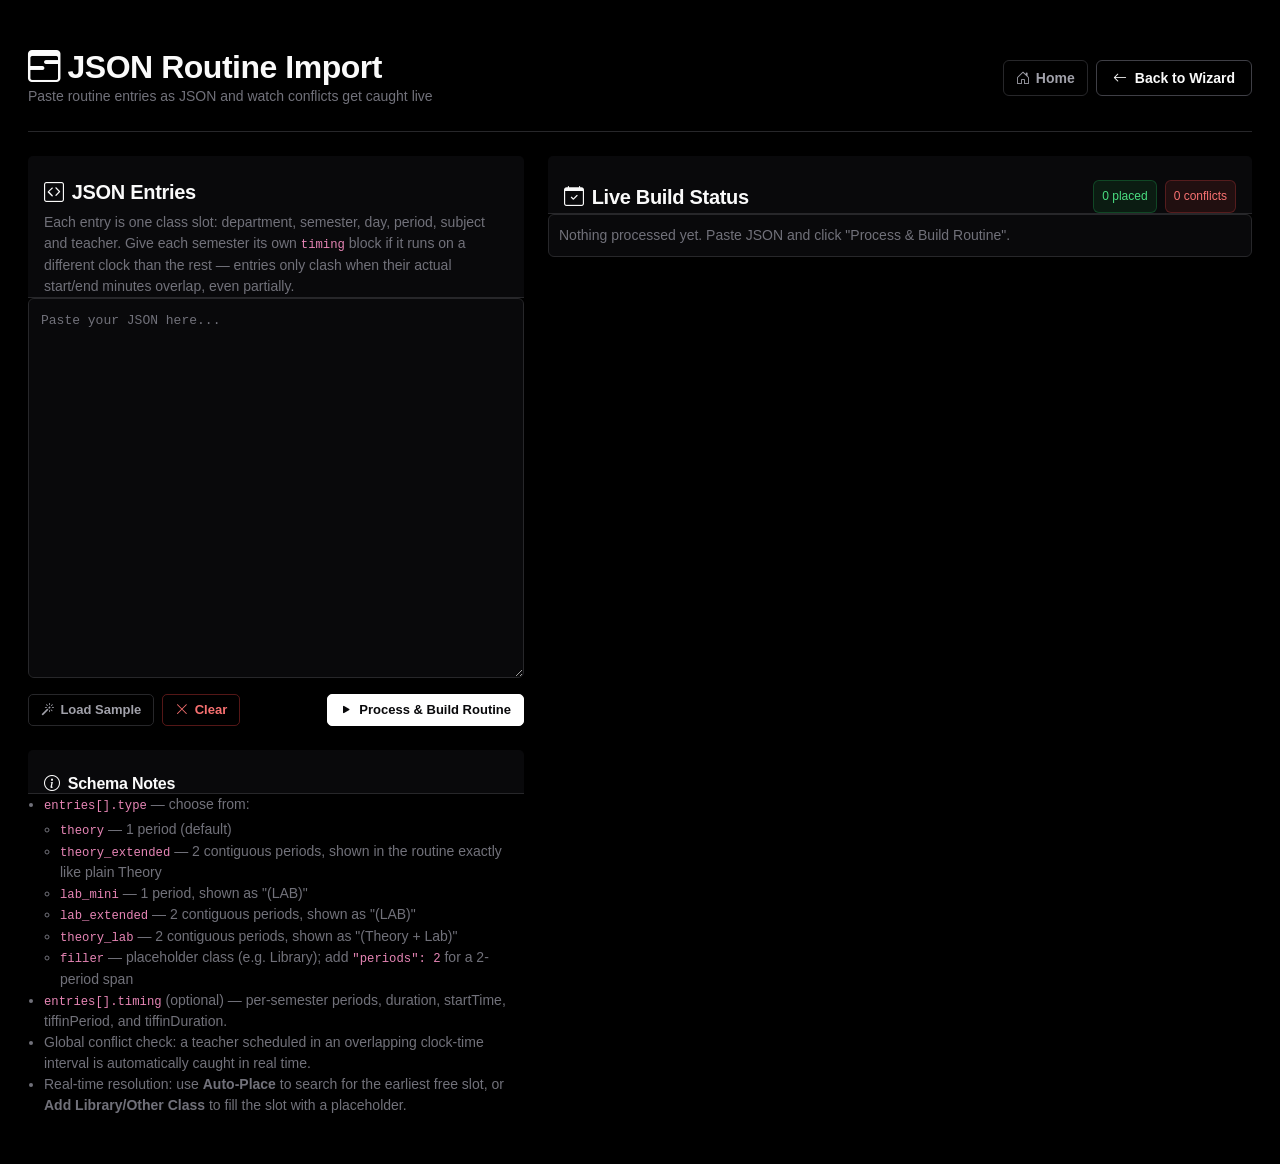
<file: json-import.html>
<!DOCTYPE html>
<html lang="en" data-bs-theme="dark">
<head>
  <meta charset="UTF-8">
  <meta name="viewport" content="width=device-width, initial-scale=1.0">
  <title>JSON Import & Conflict Resolver - Routine Gen</title>
  <link rel="icon" type="image/svg+xml" href="assets/favicon.svg">

  <!-- Progressive Web App Metadata & Manifest -->
  <link rel="manifest" href="manifest.json">
  <meta name="theme-color" content="#09090b">
  <meta name="apple-mobile-web-app-capable" content="yes">
  <meta name="apple-mobile-web-app-status-bar-style" content="black-translucent">
  <meta name="apple-mobile-web-app-title" content="Routine Gen">
  <link rel="apple-touch-icon" href="icons/icon-192.png">

  <meta name="description" content="Import and validate structured routine JSON files with instant teacher clash detection and interactive schedule preview in Routine Gen.">
  <link rel="canonical" href="https://routinegen.vercel.app/json-import.html">

  <!-- Generative Engine Optimization (GEO) & LLM Documentation Discovery -->
  <link rel="alternate" type="text/markdown" title="LLMs Context" href="https://routinegen.vercel.app/llms.txt">
  <link rel="alternate" type="text/markdown" title="Full LLMs Documentation" href="https://routinegen.vercel.app/llms-full.txt">

  <!-- Open Graph / Facebook / WhatsApp -->
  <meta property="og:site_name" content="Routine Gen">
  <meta property="og:type" content="website">
  <meta property="og:url" content="https://routinegen.vercel.app/json-import.html">
  <meta property="og:title" content="JSON Import & Conflict Resolver - Routine Gen">
  <meta property="og:description" content="Import and validate structured routine JSON files with instant teacher clash detection and interactive schedule preview in Routine Gen.">
  <meta property="og:image" content="https://routinegen.vercel.app/icons/icon-512.png">
  <meta property="og:image:width" content="512">
  <meta property="og:image:height" content="512">
  <meta property="og:image:alt" content="JSON Routine Import and Live Conflict Resolver">

  <!-- Twitter / X -->
  <meta name="twitter:card" content="summary_large_image">
  <meta name="twitter:title" content="JSON Import & Conflict Resolver - Routine Gen">
  <meta name="twitter:description" content="Import and validate structured routine JSON files with instant teacher clash detection and interactive schedule preview in Routine Gen.">
  <meta name="twitter:image" content="https://routinegen.vercel.app/icons/icon-512.png">
  <meta name="twitter:image:alt" content="JSON Routine Import and Live Conflict Resolver">

  <!-- JSON-LD Structured Data (AEO & GEO Optimized) -->
  <script type="application/ld+json">
  {
    "@context": "https://schema.org",
    "@graph": [
      {
        "@type": "WebApplication",
        "@id": "https://routinegen.vercel.app/json-import.html#webapp",
        "name": "JSON Routine Importer & Conflict Resolver",
        "isPartOf": {
          "@type": "WebApplication",
          "name": "Routine Gen",
          "url": "https://routinegen.vercel.app/"
        },
        "url": "https://routinegen.vercel.app/json-import.html",
        "applicationCategory": "EducationalApplication, DeveloperApplication",
        "operatingSystem": "Any",
        "browserRequirements": "Requires JavaScript. Requires HTML5.",
        "description": "A developer and administrator tool for validating structured timetable JSON, visualizing teacher availability grids, and resolving schedule clashes in real time.",
        "isAccessibleForFree": true
      },
      {
        "@type": "TechArticle",
        "@id": "https://routinegen.vercel.app/json-import.html#article",
        "headline": "Structured Timetable JSON Schema and Real-Time Conflict Resolution",
        "description": "Technical specification of the Routine Gen JSON routine schema including period duration, timing blocks, and class type definitions.",
        "url": "https://routinegen.vercel.app/json-import.html",
        "inLanguage": "en"
      }
    ]
  }
  </script>

  <!-- Core Stylesheets: Bootstrap 5.3 + Bootstrap Icons + shadcn/ui Theme -->
  <link rel="stylesheet" href="https://cdn.jsdelivr.net/npm/bootstrap@5.3.3/dist/css/bootstrap.min.css">
  <link rel="stylesheet" href="https://cdn.jsdelivr.net/npm/bootstrap-icons@1.11.3/font/bootstrap-icons.min.css">
  <link rel="stylesheet" href="css/styles.css">
  <link rel="stylesheet" href="css/json-import.css">
</head>
<body class="bg-light-subtle min-vh-100 py-3 py-md-5">
  <div class="app-container">
    <!-- Header -->
    <header class="d-flex flex-column flex-sm-row align-items-center justify-content-between pb-4 mb-4 border-bottom gap-3">
      <div class="d-flex align-items-center gap-3">
        <div>
          <a href="index.html" class="text-decoration-none">
            <h1 class="h2 mb-0 fw-bold text-dark tracking-tight d-flex align-items-center gap-2">
              <i class="bi bi-calendar3-range text-primary"></i> JSON Routine Import
            </h1>
          </a>
          <p class="text-muted small mb-0">Paste routine entries as JSON and watch conflicts get caught live</p>
        </div>
      </div>
      <div class="d-flex align-items-center gap-2">
        <a href="index.html" class="btn btn-outline-secondary px-2.5 px-sm-3 py-2 fw-semibold d-flex align-items-center gap-1.5" title="Return to Landing Page">
          <i class="bi bi-house-door"></i> <span class="d-none d-sm-inline">Home</span>
        </a>
        <a href="wizard.html" class="btn btn-outline-primary px-3 py-2 fw-semibold d-flex align-items-center gap-2" title="Back to Wizard">
          <i class="bi bi-arrow-left"></i> <span class="d-none d-sm-inline">Back to Wizard</span><span class="d-sm-none">Wizard</span>
        </a>
      </div>
    </header>


    <div class="row g-4">
      <!-- LEFT: JSON input -->
      <div class="col-12 col-lg-5 col-xxl-4">
        <div class="card border-0 shadow-sm wizard-card mb-4">
          <div class="card-header bg-white border-0 pt-4 pb-0">
            <h2 class="h5 fw-bold text-dark d-flex align-items-center gap-2">
              <i class="bi bi-code-square text-primary"></i> JSON Entries
            </h2>
            <p class="text-muted small mb-0">Each entry is one class slot: department, semester, day, period, subject and teacher. Give each semester its own <code>timing</code> block if it runs on a different clock than the rest &mdash; entries only clash when their actual start/end minutes overlap, even partially.</p>
          </div>
          <div class="card-body">
            <textarea id="json-input" class="form-control font-monospace small" rows="18" spellcheck="false" placeholder="Paste your JSON here..."></textarea>
            <div class="d-flex flex-wrap gap-2 mt-3">
              <button class="btn btn-outline-secondary btn-sm fw-semibold" id="btn-load-sample" title="Load Sample JSON">
                <i class="bi bi-magic"></i> <span class="d-none d-sm-inline">Load Sample</span><span class="d-sm-none">Sample</span>
              </button>
              <button class="btn btn-outline-danger btn-sm fw-semibold" id="btn-clear-json" title="Clear input">
                <i class="bi bi-x-lg"></i> <span class="d-none d-sm-inline">Clear</span>
              </button>
              <button class="btn btn-primary btn-sm fw-semibold shadow-sm ms-auto" id="btn-process-json" title="Process & Build Routine">
                <i class="bi bi-play-fill"></i> <span class="d-none d-sm-inline">Process &amp; Build Routine</span><span class="d-sm-none">Build</span>
              </button>
            </div>
            <div id="json-error" class="alert alert-danger mt-3 mb-0 small d-none"></div>
          </div>
        </div>

        <div class="card border-0 shadow-sm wizard-card">
          <div class="card-header bg-white border-0 pt-4 pb-0">
            <h3 class="h6 fw-bold text-dark mb-0 d-flex align-items-center gap-2">
              <i class="bi bi-info-circle text-primary"></i> Schema Notes
            </h3>
          </div>
          <div class="card-body small text-muted">
            <ul class="ps-3 mb-0">
              <li><code>entries[].type</code> &mdash; choose from:
                <ul class="ps-3 mt-1">
                  <li><code>theory</code> &mdash; 1 period (default)</li>
                  <li><code>theory_extended</code> &mdash; 2 contiguous periods, shown in the routine exactly like plain Theory</li>
                  <li><code>lab_mini</code> &mdash; 1 period, shown as "(LAB)"</li>
                  <li><code>lab_extended</code> &mdash; 2 contiguous periods, shown as "(LAB)"</li>
                  <li><code>theory_lab</code> &mdash; 2 contiguous periods, shown as "(Theory + Lab)"</li>
                  <li><code>filler</code> &mdash; placeholder class (e.g. Library); add <code>"periods": 2</code> for a 2-period span</li>
                </ul>
              </li>
              <li><code>entries[].timing</code> (optional) &mdash; per-semester periods, duration, startTime, tiffinPeriod, and tiffinDuration.</li>
              <li>Global conflict check: a teacher scheduled in an overlapping clock-time interval is automatically caught in real time.</li>
              <li>Real-time resolution: use <strong>Auto-Place</strong> to search for the earliest free slot, or <strong>Add Library/Other Class</strong> to fill the slot with a placeholder.</li>
            </ul>
          </div>
        </div>
      </div>

      <!-- RIGHT: Live routine + conflicts -->
      <div class="col-12 col-lg-7 col-xxl-8">
        <div class="card border-0 shadow-sm wizard-card mb-4">
          <div class="card-header bg-white border-0 pt-4 pb-0 d-flex justify-content-between align-items-center">
            <h2 class="h5 fw-bold text-dark d-flex align-items-center gap-2 mb-0">
              <i class="bi bi-calendar-check text-primary"></i> Live Build Status
            </h2>
            <div class="d-flex gap-2 align-items-center">
              <span class="badge bg-success bg-opacity-10 text-success border border-success-subtle px-2 py-2" id="status-accepted">0 placed</span>
              <span class="badge bg-danger bg-opacity-10 text-danger border border-danger-subtle px-2 py-2" id="status-conflicts">0 conflicts</span>
              <button class="btn btn-sm btn-outline-danger d-none" id="btn-clear-conflicts" title="Auto-place every unresolved conflict into the first free, non-clashing slot it can find">
                <i class="bi bi-magic"></i> <span class="d-none d-sm-inline">Clear All Conflicts</span><span class="d-sm-none">Clear</span>
              </button>
            </div>
          </div>
          <div class="card-body">
            <div id="build-log" class="build-log">
              <p class="text-muted small mb-0" id="build-log-empty">Nothing processed yet. Paste JSON and click "Process & Build Routine".</p>
            </div>
          </div>
        </div>
        <div id="teacher-grid-card" class="card border-0 shadow-sm wizard-card mb-4 d-none">
          <div class="card-header bg-white border-0 pt-4 pb-0">
            <h2 class="h5 fw-bold text-dark d-flex align-items-center gap-2">
              <i class="bi bi-calendar-range text-primary"></i> Teacher Availability Grid
            </h2>
            <p class="text-muted small">Live busy matrix representing scheduled teacher slots to prevent manual conflicts.</p>
          </div>
          <div class="card-body p-0" id="teacher-grid-wrapper">
            <!-- Populated via JavaScript -->
          </div>
        </div>

        <div id="routine-tables-wrapper">
          <!-- Populated live via JavaScript -->
        </div>

        <div class="d-flex justify-content-end mt-3 mb-5">
          <button class="btn btn-success px-3 px-sm-4 py-2 fw-semibold shadow-sm d-flex align-items-center justify-content-center gap-2 d-none w-100 w-sm-auto" id="btn-send-to-app">
            <i class="bi bi-send-fill"></i> <span class="d-none d-sm-inline">Send Placed Entries to Main App</span><span class="d-sm-none">Send to Main App</span>
          </button>
        </div>
      </div>
    </div>
  </div>

  <!-- Conflict Resolution Modal: fills a conflicting entry's own slot with a Library/custom class -->
  <div class="modal fade" id="ji-filler-modal" tabindex="-1" aria-labelledby="jiFillerModalLabel" aria-hidden="true">
    <div class="modal-dialog modal-dialog-centered">
      <div class="modal-content border-0 shadow-lg">
        <div class="modal-header border-0 py-3">
          <h3 class="modal-title fs-5 fw-bold" id="jiFillerModalLabel">
            <i class="bi bi-magic me-2"></i>Add Library/Other Class
          </h3>
          <button type="button" class="btn-close" data-bs-dismiss="modal" aria-label="Close"></button>
        </div>
        <div class="modal-body p-4">
          <div id="ji-filler-context" class="p-2 mb-3 bg-light rounded border border-light-subtle small text-secondary"></div>
          <div class="mb-3">
            <label for="ji-filler-slot" class="form-label fw-semibold small text-secondary">Target Slot</label>
            <select class="form-select" id="ji-filler-slot"></select>
            <div id="ji-filler-slot-note" class="small text-muted mt-1"></div>
          </div>
          <div class="mb-3">
            <label for="ji-filler-choice" class="form-label fw-semibold small text-secondary">Class to insert</label>
            <select class="form-select" id="ji-filler-choice">
              <option value="Library">Library</option>
              <option value="__other__">Other (specify)&hellip;</option>
            </select>
          </div>
          <div class="mb-3 d-none" id="ji-filler-other-wrap">
            <div class="mb-2">
              <label for="ji-filler-other-name" class="form-label fw-semibold small text-secondary">Subject Name</label>
              <input type="text" class="form-control" id="ji-filler-other-name" placeholder="e.g. Sports, Seminar or Project">
            </div>
            <div>
              <label for="ji-filler-other-teacher" class="form-label fw-semibold small text-secondary">Subject Teacher Name</label>
              <input type="text" class="form-control" id="ji-filler-other-teacher" placeholder="e.g. Dr. Krish or Dr. Arko">
            </div>
          </div>
          <div class="mb-1">
            <label for="ji-filler-periods" class="form-label fw-semibold small text-secondary">Number of periods</label>
            <select class="form-select" id="ji-filler-periods">
              <option value="1">1 period</option>
              <option value="2">2 periods (contiguous)</option>
            </select>
          </div>
        </div>
        <div class="modal-footer border-0 p-3 pt-0">
          <button type="button" class="btn btn-outline-secondary px-4" data-bs-dismiss="modal">Cancel</button>
          <button type="button" class="btn btn-primary px-4 fw-bold shadow-sm" id="ji-btn-confirm-filler">
            <i class="bi bi-check-lg me-1"></i> Insert
          </button>
        </div>
      </div>
    </div>
  </div>

  <script src="https://cdn.jsdelivr.net/npm/bootstrap@5.3.3/dist/js/bootstrap.bundle.min.js"></script>
  <script src="js/json-import.js"></script>

  <!-- Progressive Web App Service Worker Registration -->
  <script>
    if ('serviceWorker' in navigator) {
      window.addEventListener('load', () => {
        navigator.serviceWorker.register('sw.js')
          .then(reg => console.log('[PWA] Service Worker registered. Scope:', reg.scope))
          .catch(err => console.warn('[PWA] Service Worker registration failed:', err));
      });
    }
  </script>
</body>
</html>
</file>
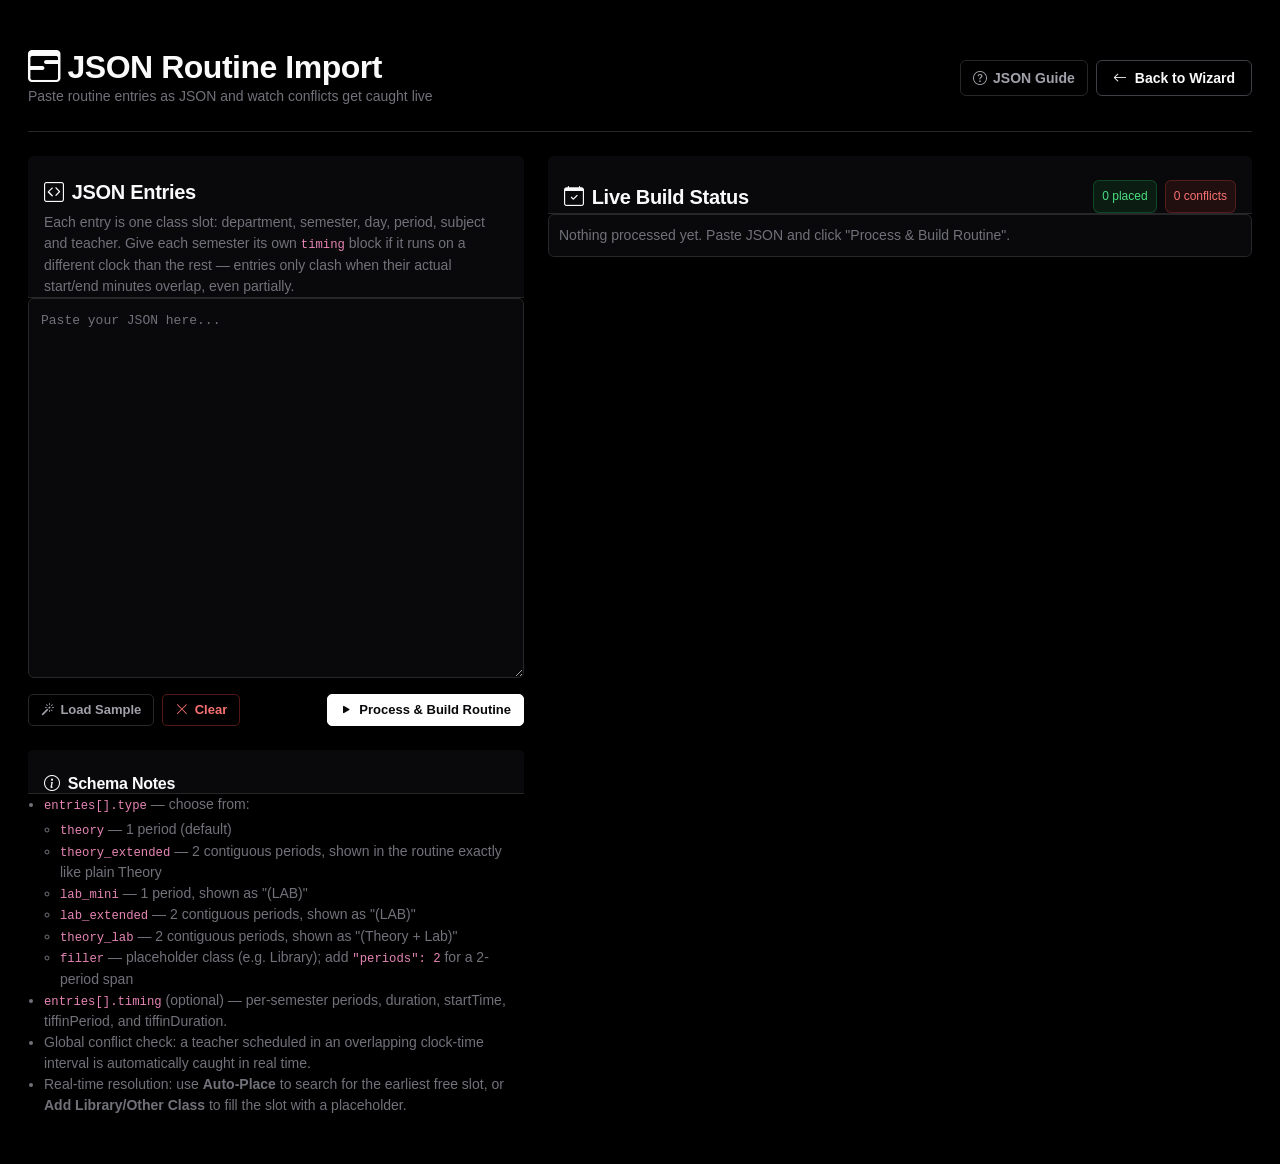
<file: frontend/json-import.html>
<!DOCTYPE html>
<html lang="en" data-bs-theme="dark">
<head>
  <meta charset="UTF-8">
  <meta name="viewport" content="width=device-width, initial-scale=1.0">
  <title>JSON Import & Conflict Resolver - Routine Gen</title>
  <link rel="icon" type="image/svg+xml" href="assets/favicon.svg">

  <!-- Progressive Web App Metadata & Manifest -->
  <link rel="manifest" href="manifest.json">
  <meta name="theme-color" content="#09090b">
  <meta name="apple-mobile-web-app-capable" content="yes">
  <meta name="apple-mobile-web-app-status-bar-style" content="black-translucent">
  <meta name="apple-mobile-web-app-title" content="Routine Gen">
  <link rel="apple-touch-icon" href="icons/icon-192.png">

  <meta name="description" content="Import and validate structured routine JSON files with instant teacher clash detection and interactive schedule preview in Routine Gen.">
  <link rel="canonical" href="https://routinegen.vercel.app/json-import.html">

  <!-- Open Graph / Facebook / WhatsApp -->
  <meta property="og:site_name" content="Routine Gen">
  <meta property="og:type" content="website">
  <meta property="og:url" content="https://routinegen.vercel.app/json-import.html">
  <meta property="og:title" content="JSON Import & Conflict Resolver - Routine Gen">
  <meta property="og:description" content="Import and validate structured routine JSON files with instant teacher clash detection and interactive schedule preview in Routine Gen.">
  <meta property="og:image" content="https://routinegen.vercel.app/icons/icon-512.png">
  <meta property="og:image:width" content="512">
  <meta property="og:image:height" content="512">
  <meta property="og:image:alt" content="JSON Routine Import and Live Conflict Resolver">

  <!-- Twitter / X -->
  <meta name="twitter:card" content="summary_large_image">
  <meta name="twitter:title" content="JSON Import & Conflict Resolver - Routine Gen">
  <meta name="twitter:description" content="Import and validate structured routine JSON files with instant teacher clash detection and interactive schedule preview in Routine Gen.">
  <meta name="twitter:image" content="https://routinegen.vercel.app/icons/icon-512.png">
  <meta name="twitter:image:alt" content="JSON Routine Import and Live Conflict Resolver">

  <!-- JSON-LD Structured Data (AEO & GEO Optimized) -->
  <script type="application/ld+json">
  {
    "@context": "https://schema.org",
    "@graph": [
      {
        "@type": "WebApplication",
        "@id": "https://routinegen.vercel.app/json-import.html#webapp",
        "name": "JSON Routine Importer & Conflict Resolver",
        "isPartOf": {
          "@type": "WebApplication",
          "name": "Routine Gen",
          "url": "https://routinegen.vercel.app/"
        },
        "url": "https://routinegen.vercel.app/json-import.html",
        "applicationCategory": "EducationalApplication, DeveloperApplication",
        "operatingSystem": "Any",
        "browserRequirements": "Requires JavaScript. Requires HTML5.",
        "description": "A developer and administrator tool for validating structured timetable JSON, visualizing teacher availability grids, and resolving schedule clashes in real time.",
        "isAccessibleForFree": true
      },
      {
        "@type": "TechArticle",
        "@id": "https://routinegen.vercel.app/json-import.html#article",
        "headline": "Structured Timetable JSON Schema and Real-Time Conflict Resolution",
        "description": "Technical specification of the Routine Gen JSON routine schema including period duration, timing blocks, and class type definitions.",
        "url": "https://routinegen.vercel.app/json-import.html",
        "inLanguage": "en"
      }
    ]
  }
  </script>

  <!-- Core Stylesheets: Bootstrap 5.3 + Bootstrap Icons + shadcn/ui Theme -->
  <link rel="stylesheet" href="https://cdn.jsdelivr.net/npm/bootstrap@5.3.3/dist/css/bootstrap.min.css">
  <link rel="stylesheet" href="https://cdn.jsdelivr.net/npm/bootstrap-icons@1.11.3/font/bootstrap-icons.min.css">
  <link rel="stylesheet" href="css/styles.css">
  <link rel="stylesheet" href="css/json-import.css">
</head>
<body class="bg-light-subtle min-vh-100 py-3 py-md-5">
  <div class="app-container">
    <!-- Header -->
    <header class="d-flex flex-column flex-sm-row align-items-center justify-content-between pb-4 mb-4 border-bottom gap-3">
      <div class="d-flex align-items-center gap-3">
        <div>
          <h1 class="h2 mb-0 fw-bold text-dark tracking-tight d-flex align-items-center gap-2">
            <i class="bi bi-calendar3-range text-primary"></i> JSON Routine Import
          </h1>
          <p class="text-muted small mb-0">Paste routine entries as JSON and watch conflicts get caught live</p>
        </div>
      </div>
      <div class="d-flex align-items-center gap-2">
        <a href="help.html#json" class="btn btn-outline-secondary px-2.5 px-sm-3 py-2 fw-semibold d-flex align-items-center gap-1.5" title="How JSON Routine Import Works">
          <i class="bi bi-question-circle"></i> <span class="d-none d-sm-inline">JSON Guide</span><span class="d-sm-none">Guide</span>
        </a>
        <a href="index.html" class="btn btn-outline-primary px-3 py-2 fw-semibold d-flex align-items-center gap-2" title="Back to Wizard">
          <i class="bi bi-arrow-left"></i> <span class="d-none d-sm-inline">Back to Wizard</span><span class="d-sm-none">Wizard</span>
        </a>
      </div>
    </header>


    <div class="row g-4">
      <!-- LEFT: JSON input -->
      <div class="col-12 col-lg-5 col-xxl-4">
        <div class="card border-0 shadow-sm wizard-card mb-4">
          <div class="card-header bg-white border-0 pt-4 pb-0">
            <h2 class="h5 fw-bold text-dark d-flex align-items-center gap-2">
              <i class="bi bi-code-square text-primary"></i> JSON Entries
            </h2>
            <p class="text-muted small mb-0">Each entry is one class slot: department, semester, day, period, subject and teacher. Give each semester its own <code>timing</code> block if it runs on a different clock than the rest &mdash; entries only clash when their actual start/end minutes overlap, even partially.</p>
          </div>
          <div class="card-body">
            <textarea id="json-input" class="form-control font-monospace small" rows="18" spellcheck="false" placeholder="Paste your JSON here..."></textarea>
            <div class="d-flex flex-wrap gap-2 mt-3">
              <button class="btn btn-outline-secondary btn-sm fw-semibold" id="btn-load-sample" title="Load Sample JSON">
                <i class="bi bi-magic"></i> <span class="d-none d-sm-inline">Load Sample</span><span class="d-sm-none">Sample</span>
              </button>
              <button class="btn btn-outline-danger btn-sm fw-semibold" id="btn-clear-json" title="Clear input">
                <i class="bi bi-x-lg"></i> <span class="d-none d-sm-inline">Clear</span>
              </button>
              <button class="btn btn-primary btn-sm fw-semibold shadow-sm ms-auto" id="btn-process-json" title="Process & Build Routine">
                <i class="bi bi-play-fill"></i> <span class="d-none d-sm-inline">Process &amp; Build Routine</span><span class="d-sm-none">Build</span>
              </button>
            </div>
            <div id="json-error" class="alert alert-danger mt-3 mb-0 small d-none"></div>
          </div>
        </div>

        <div class="card border-0 shadow-sm wizard-card">
          <div class="card-header bg-white border-0 pt-4 pb-0">
            <h3 class="h6 fw-bold text-dark mb-0 d-flex align-items-center gap-2">
              <i class="bi bi-info-circle text-primary"></i> Schema Notes
            </h3>
          </div>
          <div class="card-body small text-muted">
            <ul class="ps-3 mb-0">
              <li><code>entries[].type</code> &mdash; choose from:
                <ul class="ps-3 mt-1">
                  <li><code>theory</code> &mdash; 1 period (default)</li>
                  <li><code>theory_extended</code> &mdash; 2 contiguous periods, shown in the routine exactly like plain Theory</li>
                  <li><code>lab_mini</code> &mdash; 1 period, shown as "(LAB)"</li>
                  <li><code>lab_extended</code> &mdash; 2 contiguous periods, shown as "(LAB)"</li>
                  <li><code>theory_lab</code> &mdash; 2 contiguous periods, shown as "(Theory + Lab)"</li>
                  <li><code>filler</code> &mdash; placeholder class (e.g. Library); add <code>"periods": 2</code> for a 2-period span</li>
                </ul>
              </li>
              <li><code>entries[].timing</code> (optional) &mdash; per-semester periods, duration, startTime, tiffinPeriod, and tiffinDuration.</li>
              <li>Global conflict check: a teacher scheduled in an overlapping clock-time interval is automatically caught in real time.</li>
              <li>Real-time resolution: use <strong>Auto-Place</strong> to search for the earliest free slot, or <strong>Add Library/Other Class</strong> to fill the slot with a placeholder.</li>
            </ul>
          </div>
        </div>
      </div>

      <!-- RIGHT: Live routine + conflicts -->
      <div class="col-12 col-lg-7 col-xxl-8">
        <div class="card border-0 shadow-sm wizard-card mb-4">
          <div class="card-header bg-white border-0 pt-4 pb-0 d-flex justify-content-between align-items-center">
            <h2 class="h5 fw-bold text-dark d-flex align-items-center gap-2 mb-0">
              <i class="bi bi-calendar-check text-primary"></i> Live Build Status
            </h2>
            <div class="d-flex gap-2 align-items-center">
              <span class="badge bg-success bg-opacity-10 text-success border border-success-subtle px-2 py-2" id="status-accepted">0 placed</span>
              <span class="badge bg-danger bg-opacity-10 text-danger border border-danger-subtle px-2 py-2" id="status-conflicts">0 conflicts</span>
              <button class="btn btn-sm btn-outline-danger d-none" id="btn-clear-conflicts" title="Auto-place every unresolved conflict into the first free, non-clashing slot it can find">
                <i class="bi bi-magic"></i> <span class="d-none d-sm-inline">Clear All Conflicts</span><span class="d-sm-none">Clear</span>
              </button>
            </div>
          </div>
          <div class="card-body">
            <div id="build-log" class="build-log">
              <p class="text-muted small mb-0" id="build-log-empty">Nothing processed yet. Paste JSON and click "Process & Build Routine".</p>
            </div>
          </div>
        </div>
        <div id="teacher-grid-card" class="card border-0 shadow-sm wizard-card mb-4 d-none">
          <div class="card-header bg-white border-0 pt-4 pb-0">
            <h2 class="h5 fw-bold text-dark d-flex align-items-center gap-2">
              <i class="bi bi-calendar-range text-primary"></i> Teacher Availability Grid
            </h2>
            <p class="text-muted small">Live busy matrix representing scheduled teacher slots to prevent manual conflicts.</p>
          </div>
          <div class="card-body p-0" id="teacher-grid-wrapper">
            <!-- Populated via JavaScript -->
          </div>
        </div>

        <div id="routine-tables-wrapper">
          <!-- Populated live via JavaScript -->
        </div>

        <div class="d-flex justify-content-end mt-3 mb-5">
          <button class="btn btn-success px-3 px-sm-4 py-2 fw-semibold shadow-sm d-flex align-items-center justify-content-center gap-2 d-none w-100 w-sm-auto" id="btn-send-to-app">
            <i class="bi bi-send-fill"></i> <span class="d-none d-sm-inline">Send Placed Entries to Main App</span><span class="d-sm-none">Send to Main App</span>
          </button>
        </div>
      </div>
    </div>
  </div>

  <!-- Conflict Resolution Modal: fills a conflicting entry's own slot with a Library/custom class -->
  <div class="modal fade" id="ji-filler-modal" tabindex="-1" aria-labelledby="jiFillerModalLabel" aria-hidden="true">
    <div class="modal-dialog modal-dialog-centered">
      <div class="modal-content border-0 shadow-lg">
        <div class="modal-header border-0 py-3">
          <h3 class="modal-title fs-5 fw-bold" id="jiFillerModalLabel">
            <i class="bi bi-magic me-2"></i>Add Library/Other Class
          </h3>
          <button type="button" class="btn-close" data-bs-dismiss="modal" aria-label="Close"></button>
        </div>
        <div class="modal-body p-4">
          <div id="ji-filler-context" class="p-2 mb-3 bg-light rounded border border-light-subtle small text-secondary"></div>
          <div class="mb-3">
            <label for="ji-filler-slot" class="form-label fw-semibold small text-secondary">Target Slot</label>
            <select class="form-select" id="ji-filler-slot"></select>
            <div id="ji-filler-slot-note" class="small text-muted mt-1"></div>
          </div>
          <div class="mb-3">
            <label for="ji-filler-choice" class="form-label fw-semibold small text-secondary">Class to insert</label>
            <select class="form-select" id="ji-filler-choice">
              <option value="Library">Library</option>
              <option value="__other__">Other (specify)&hellip;</option>
            </select>
          </div>
          <div class="mb-3 d-none" id="ji-filler-other-wrap">
            <div class="mb-2">
              <label for="ji-filler-other-name" class="form-label fw-semibold small text-secondary">Subject Name</label>
              <input type="text" class="form-control" id="ji-filler-other-name" placeholder="e.g. Sports, Seminar or Project">
            </div>
            <div>
              <label for="ji-filler-other-teacher" class="form-label fw-semibold small text-secondary">Subject Teacher Name</label>
              <input type="text" class="form-control" id="ji-filler-other-teacher" placeholder="e.g. Dr. Krish or Dr. Arko">
            </div>
          </div>
          <div class="mb-1">
            <label for="ji-filler-periods" class="form-label fw-semibold small text-secondary">Number of periods</label>
            <select class="form-select" id="ji-filler-periods">
              <option value="1">1 period</option>
              <option value="2">2 periods (contiguous)</option>
            </select>
          </div>
        </div>
        <div class="modal-footer border-0 p-3 pt-0">
          <button type="button" class="btn btn-outline-secondary px-4" data-bs-dismiss="modal">Cancel</button>
          <button type="button" class="btn btn-primary px-4 fw-bold shadow-sm" id="ji-btn-confirm-filler">
            <i class="bi bi-check-lg me-1"></i> Insert
          </button>
        </div>
      </div>
    </div>
  </div>

  <script src="https://cdn.jsdelivr.net/npm/bootstrap@5.3.3/dist/js/bootstrap.bundle.min.js"></script>
  <script src="js/json-import.js"></script>

  <!-- Progressive Web App Service Worker Registration -->
  <script>
    if ('serviceWorker' in navigator) {
      window.addEventListener('load', () => {
        navigator.serviceWorker.register('sw.js')
          .then(reg => console.log('[PWA] Service Worker registered. Scope:', reg.scope))
          .catch(err => console.warn('[PWA] Service Worker registration failed:', err));
      });
    }
  </script>
</body>
</html>
</file>
<file: css/styles.css>
/**
 * RoutineGen - Core Design System & Global Styles
 *
 * Architecture:
 * - Theme: High-contrast Dark Design System (Pure black #000000 canvas, zinc-800 borders #27272a).
 * - Typography: Native system font stack with strict hierarchy and neutral contrast tokens.
 * - Controls: Custom-styled Bootstrap 5 primitives with verified padding reservations for select chevrons.
 * - Button Tokens: White primary CTA, zinc secondary/outline, forest green success, crimson danger.
 * - Tables & Timetables: Sticky column/header coordinates for horizontal pan and vertical table containment.
 */

/* ==========================================================================
   1. Design Tokens & Theme Variables
   ========================================================================== */

:root,
[data-bs-theme="dark"] {
  --bs-body-bg:                 #000000;
  --bs-body-bg-rgb:             0, 0, 0;
  --bs-body-color:              #fafafa;
  --bs-body-color-rgb:          250, 250, 250;
  --bs-card-bg:                 #09090b;
  --bs-card-border-color:       #27272a;
  --bs-border-color:            #27272a;
  --bs-border-color-translucent:rgba(255, 255, 255, 0.1);
  --bs-tertiary-bg:             #09090b;
  --bs-secondary-bg:            #18181b;
  --bs-light-bg-subtle:         #000000;
  --bs-primary:                 #ffffff;
  --bs-primary-rgb:             255, 255, 255;
  --bs-link-color:              #e4e4e7;
  --bs-link-hover-color:        #ffffff;
  --bs-gradient:                none;
}

/* ==========================================================================
   2. Base Typography & Structural Reset
   ========================================================================== */

body {
  font-family: -apple-system, BlinkMacSystemFont, "Segoe UI", Roboto, "Helvetica Neue", Arial, sans-serif;
  background-color: #000000 !important;
  color: #fafafa !important;
  -webkit-font-smoothing: antialiased;
  -moz-osx-font-smoothing: grayscale;
}

/* Responsive Application Canvas Container (Expanded for Widescreen & Ultrawide) */
.app-container {
  width: 100%;
  max-width: 1800px;
  margin-left: auto;
  margin-right: auto;
  padding-left: 12px;
  padding-right: 12px;
}

@media (min-width: 576px) {
  .app-container {
    padding-left: 18px;
    padding-right: 18px;
  }
}

@media (min-width: 992px) {
  .app-container {
    padding-left: 28px;
    padding-right: 28px;
  }
}

@media (min-width: 1400px) {
  .app-container {
    padding-left: 40px;
    padding-right: 40px;
  }
  /* Extend Bootstrap's standard container to utilize modern widescreen displays */
  .container,
  .container-lg,
  .container-md,
  .container-sm,
  .container-xl,
  .container-xxl {
    max-width: 1780px !important;
  }
}

h1, h2, h3, h4, h5, h6 {
  color: #fafafa !important;
  font-weight: 600 !important;
  letter-spacing: -0.015em;
}

.font-monospace {
  font-family: ui-monospace, SFMono-Regular, Menlo, Monaco, Consolas, monospace !important;
}

.text-dark {
  color: #fafafa !important;
}

.text-secondary {
  color: #a1a1aa !important;
}

.text-muted {
  color: #71717a !important;
}

.text-primary {
  color: #fafafa !important;
}

header {
  border-bottom: 1px solid #27272a !important;
}

hr, .border, .border-bottom, .border-top, .border-start, .border-end, .border-light, .border-light-subtle {
  border-color: #27272a !important;
}

/* ==========================================================================
   3. Cards & Structural Surfaces
   ========================================================================== */

.card {
  background-color: #09090b !important;
  border: 1px solid #27272a !important;
  border-radius: 8px !important;
  box-shadow: none !important;
}

.card-header {
  background-color: transparent !important;
  border-bottom: 1px solid #27272a !important;
}

.bg-white {
  background-color: #09090b !important;
}

.bg-light {
  background-color: #0d0d10 !important;
  border-color: #27272a !important;
}

.bg-body {
  background-color: #09090b !important;
  border-color: #27272a !important;
}

.rounded-4 {
  border-radius: 8px !important;
}

.rounded-3 {
  border-radius: 6px !important;
}

/* ==========================================================================
   4. Wizard Stepper Navigation
   ========================================================================== */

.wizard-card {
  background-color: transparent !important;
  border: none !important;
  box-shadow: none !important;
}

.wizard-card .card-body {
  padding: 0 !important;
}

#progressTracker {
  background-color: #09090b;
  border: 1px solid #27272a;
  border-radius: 8px;
  padding: 4px;
}

.step-item {
  display: inline-flex !important;
  align-items: center;
  justify-content: center;
  border-radius: 6px !important;
  font-weight: 500 !important;
  font-size: 0.875rem !important;
  color: #71717a !important;
  padding: 8px 16px !important;
  border: 1px solid transparent !important;
  background: transparent !important;
  cursor: pointer;
  transition: all 0.15s ease;
}

.step-item:hover:not(.active):not(.text-muted) {
  color: #fafafa !important;
  background-color: #18181b !important;
}

.step-item.active {
  background-color: #ffffff !important;
  color: #09090b !important;
  font-weight: 600 !important;
  box-shadow: 0 1px 2px rgba(0, 0, 0, 0.2);
}

.step-item:active:not(.text-muted) {
  transform: scale(0.98);
}

.step-item.text-muted {
  color: #52525b !important;
  opacity: 0.45;
  cursor: not-allowed;
}

/* ==========================================================================
   5. Button Design System
   All variants explicitly define local CSS variables to isolate styling from
   Bootstrap's default blue fallback tokens in disabled states.
   ========================================================================== */

.btn {
  display: inline-flex;
  align-items: center;
  justify-content: center;
  gap: 0.4rem;
  border-radius: 6px;
  font-size: 0.875rem;
  font-weight: 500;
  line-height: 1;
  height: 2.25rem;
  padding: 0 1rem;
  border: 1px solid transparent;
  cursor: pointer;
  white-space: nowrap;
  text-decoration: none;
  box-shadow: none !important;
  outline: none;
  transition: all 0.15s ease;
}

.btn:active:not(:disabled) {
  transform: scale(0.98);
}

.btn:focus-visible {
  outline: 2px solid #ffffff;
  outline-offset: 2px;
  box-shadow: none !important;
}

.btn:disabled,
.btn.disabled {
  opacity: 0.5 !important;
  cursor: not-allowed;
  pointer-events: none;
}

/* Primary Button: Solid white with crisp black text */
.btn-primary {
  --bs-btn-color:                #09090b;
  --bs-btn-bg:                   #ffffff;
  --bs-btn-border-color:          #ffffff;
  --bs-btn-hover-color:          #09090b;
  --bs-btn-hover-bg:             #e4e4e7;
  --bs-btn-hover-border-color:    #e4e4e7;
  --bs-btn-active-color:         #09090b;
  --bs-btn-active-bg:            #d4d4d8;
  --bs-btn-active-border-color:   #d4d4d8;
  --bs-btn-disabled-color:       #71717a;
  --bs-btn-disabled-bg:          #27272a;
  --bs-btn-disabled-border-color: #27272a;
  background-color: #ffffff;
  border-color: #ffffff;
  color: #09090b !important;
}
.btn-primary:hover:not(:disabled) {
  background-color: #e4e4e7;
  border-color: #e4e4e7;
  color: #09090b !important;
}
.btn-primary:active:not(:disabled) {
  background-color: #d4d4d8;
  border-color: #d4d4d8;
  color: #09090b !important;
}
.btn-primary:disabled,
.btn-primary.disabled {
  background-color: #27272a !important;
  border-color: #27272a !important;
  color: #71717a !important;
  opacity: 0.5 !important;
}

/* Secondary Button: Zinc dark surface */
.btn-secondary {
  background-color: #27272a;
  border-color: #27272a;
  color: #fafafa !important;
}
.btn-secondary:hover:not(:disabled) {
  background-color: #3f3f46;
  border-color: #3f3f46;
  color: #ffffff !important;
}

/* Outline Primary: Zinc bordered trigger */
.btn-outline-primary {
  --bs-btn-color:                #fafafa;
  --bs-btn-border-color:          #3f3f46;
  --bs-btn-hover-color:          #ffffff;
  --bs-btn-hover-bg:             #27272a;
  --bs-btn-hover-border-color:    #52525b;
  --bs-btn-active-color:         #ffffff;
  --bs-btn-active-bg:            #3f3f46;
  --bs-btn-active-border-color:   #71717a;
  --bs-btn-disabled-color:       #71717a;
  --bs-btn-disabled-border-color: #27272a;
  background-color: transparent;
  border-color: #3f3f46;
  color: #fafafa !important;
}
.btn-outline-primary:hover:not(:disabled) {
  background-color: #27272a;
  border-color: #52525b;
  color: #ffffff !important;
}
.btn-outline-primary:disabled,
.btn-outline-primary.disabled {
  background-color: transparent !important;
  border-color: #27272a !important;
  color: #71717a !important;
  opacity: 0.5 !important;
}

/* Outline Secondary: Subtle boundary */
.btn-outline-secondary {
  background-color: transparent;
  border-color: #27272a;
  color: #a1a1aa !important;
}
.btn-outline-secondary:hover:not(:disabled) {
  background-color: #18181b;
  border-color: #3f3f46;
  color: #fafafa !important;
}

/* Outline Danger: Alert action */
.btn-outline-danger {
  background-color: transparent;
  border-color: rgba(239, 68, 68, 0.35);
  color: #f87171 !important;
}
.btn-outline-danger:hover:not(:disabled) {
  background-color: rgba(239, 68, 68, 0.15);
  border-color: rgba(239, 68, 68, 0.55);
  color: #fca5a5 !important;
}

/* Success Button: Emerald tone */
.btn-success {
  --bs-btn-bg:                   #16a34a;
  --bs-btn-border-color:          #16a34a;
  --bs-btn-color:                #ffffff;
  --bs-btn-hover-bg:             #15803d;
  --bs-btn-hover-border-color:    #15803d;
  --bs-btn-hover-color:          #ffffff;
  --bs-btn-disabled-bg:          #14532d;
  --bs-btn-disabled-border-color: #14532d;
  --bs-btn-disabled-color:       #86efac;
  background-color: #16a34a;
  border-color: #16a34a;
  color: #ffffff !important;
}
.btn-success:hover:not(:disabled) {
  background-color: #15803d;
  border-color: #15803d;
  color: #ffffff !important;
}
.btn-success:disabled,
.btn-success.disabled {
  background-color: #14532d !important;
  border-color: #14532d !important;
  color: #86efac !important;
  opacity: 0.5 !important;
}

/* Button Sizing Modifiers */
.btn-sm {
  height: 2rem;
  padding: 0 0.75rem;
  font-size: 0.8125rem;
  border-radius: 5px;
}
.btn-lg {
  height: 2.75rem;
  padding: 0 1.5rem;
  font-size: 0.9375rem;
  border-radius: 6px;
}

/* Toggleable Day Selection Chips (Mon, Tue, etc.) */
.btn-check:checked + .btn-outline-secondary {
  background-color: #ffffff !important;
  border-color: #ffffff !important;
  color: #09090b !important;
  font-weight: 600;
}

/* ==========================================================================
   6. Form Controls & Select Inputs
   Explicit right-padding preserves space for dropdown chevron arrows.
   ========================================================================== */

.form-control,
.form-select {
  background-color: #09090b !important;
  border: 1px solid #27272a !important;
  color: #fafafa !important;
  border-radius: 6px !important;
  font-size: 0.875rem;
  padding: 0.5rem 0.75rem;
  transition: border-color 0.15s ease, box-shadow 0.15s ease;
}

.form-select {
  padding-right: 2.25rem !important;
  text-overflow: ellipsis;
  white-space: nowrap;
}

.form-control:focus,
.form-select:focus {
  background-color: #09090b !important;
  color: #fafafa !important;
  border-color: #71717a !important;
  box-shadow: 0 0 0 1px #71717a !important;
  outline: none;
}

.form-control::placeholder {
  color: #71717a;
}

.form-control-lg {
  height: 2.75rem;
  font-size: 0.9375rem;
  border-radius: 6px !important;
}

.form-control-sm,
.form-select-sm {
  height: 2rem;
  font-size: 0.8125rem;
  padding: 0.25rem 0.5rem;
  border-radius: 5px !important;
}

.form-select-sm {
  padding-right: 1.75rem !important;
}

.form-control:disabled,
.form-select:disabled {
  background-color: #121215 !important;
  border-color: #27272a !important;
  color: #71717a !important;
  opacity: 0.6;
  cursor: not-allowed;
}

/* ==========================================================================
   7. Badges & Meta Indicators
   ========================================================================== */

.badge {
  font-weight: 500;
  border-radius: 6px;
  padding: 3px 8px;
  font-size: 0.75rem;
  line-height: 1.25;
}

.bg-primary.bg-opacity-10,
.border-primary-subtle {
  background-color: #18181b !important;
  color: #fafafa !important;
  border-color: #27272a !important;
}

.bg-success.bg-opacity-10,
.border-success-subtle {
  background-color: rgba(34, 197, 94, 0.1) !important;
  color: #4ade80 !important;
  border-color: rgba(34, 197, 94, 0.25) !important;
}

.bg-danger.bg-opacity-10,
.border-danger-subtle {
  background-color: rgba(239, 68, 68, 0.1) !important;
  color: #f87171 !important;
  border-color: rgba(239, 68, 68, 0.25) !important;
}

/* ==========================================================================
   8. Tables & Data Display
   ========================================================================== */

.table-responsive {
  border: 1px solid #27272a;
  border-radius: 8px;
  overflow: auto;
  background-color: #000000;
}

.table {
  border-color: #27272a;
  color: #fafafa;
  margin-bottom: 0;
  vertical-align: middle;
}

.table th {
  background-color: #09090b !important;
  color: #a1a1aa !important;
  font-weight: 500;
  font-size: 0.75rem;
  text-transform: uppercase;
  letter-spacing: 0.05em;
  padding: 10px 14px;
  border-bottom: 1px solid #27272a !important;
  border-color: #27272a !important;
}

.table td {
  padding: 12px 14px;
  font-size: 0.875rem;
  border-color: #27272a !important;
  color: #fafafa;
}

.table-hover tbody tr:hover td {
  background-color: #0f0f12 !important;
}

.table-bordered td {
  border-color: #27272a !important;
}

/* Conflict and Warning Highlighting */
.cell-conflict {
  background-color: rgba(239, 68, 68, 0.15) !important;
  color: #fca5a5 !important;
  font-weight: 500;
  border-color: rgba(239, 68, 68, 0.3) !important;
}

.table-warning {
  background-color: rgba(234, 179, 8, 0.12) !important;
  color: #fde047 !important;
  border-color: rgba(234, 179, 8, 0.25) !important;
}

/* ==========================================================================
   9. Department Cards & Semester Chips
   ========================================================================== */

.list-group-item {
  background-color: transparent !important;
  border-color: #27272a !important;
  color: #fafafa !important;
  padding: 12px 16px;
  transition: background-color 0.15s ease;
}

.list-group-item:hover {
  background-color: #0d0d10 !important;
}

.dept-card {
  background-color: #0d0d10 !important;
  border: 1px solid #27272a !important;
  border-radius: 8px !important;
  padding: 16px 20px !important;
  transition: all 0.2s cubic-bezier(0.16, 1, 0.3, 1);
}

.dept-card:hover {
  background-color: #121216 !important;
  border-color: #3f3f46 !important;
}

.dept-card-active {
  background-color: #16161c !important;
  border-color: #52525b !important;
  border-left: 3px solid #ffffff !important;
  box-shadow: 0 4px 16px rgba(0, 0, 0, 0.4) !important;
}

.semester-item {
  padding: 14px 20px !important;
  border-radius: 8px !important;
  margin-bottom: 12px !important;
  transition: all 0.2s cubic-bezier(0.16, 1, 0.3, 1);
}

@media (min-width: 768px) {
  .semester-item {
    padding: 16px 24px !important;
  }
}

.builder-subcard {
  background-color: #0d0d10 !important;
  border: 1px solid #27272a !important;
  border-radius: 8px !important;
  padding: 18px 20px !important;
  margin-bottom: 22px !important;
}

@media (min-width: 576px) {
  .builder-subcard {
    padding: 22px 24px !important;
    margin-bottom: 24px !important;
  }
}

/* Fractional Spacing Utility Polyfills (Bootstrap Extension) */
.p-2\.5 { padding: 0.75rem !important; }
.p-3\.5 { padding: 1.25rem !important; }
.px-2\.5 { padding-left: 0.75rem !important; padding-right: 0.75rem !important; }
.px-3\.5 { padding-left: 1.25rem !important; padding-right: 1.25rem !important; }
.py-2\.5 { padding-top: 0.75rem !important; padding-bottom: 0.75rem !important; }
.py-3\.5 { padding-top: 1.25rem !important; padding-bottom: 1.25rem !important; }
.pt-3\.5 { padding-top: 1.25rem !important; }
.mb-2\.5 { margin-bottom: 0.75rem !important; }
.mb-3\.5 { margin-bottom: 1.25rem !important; }
.gap-1\.5 { gap: 0.375rem !important; }
.gap-2\.5 { gap: 0.75rem !important; }

.sem-chip {
  transition: all 0.15s ease;
  cursor: pointer;
  font-size: 0.75rem;
  user-select: none;
  background-color: rgba(24, 24, 27, 0.8) !important;
  border: 1px solid #27272a !important;
  color: #e4e4e7 !important;
}

.sem-chip:hover {
  border-color: #71717a !important;
  background-color: #27272a !important;
  color: #ffffff !important;
  transform: translateY(-1px);
}

/* Mobile-Optimized Assignment & Subject Badges */
.assignment-chip,
.subject-chip,
.assignment-table-badge {
  display: inline-flex !important;
  align-items: center !important;
  justify-content: space-between !important;
  max-width: 100% !important;
  white-space: normal !important;
  text-align: left !important;
  word-break: break-word !important;
  line-height: 1.35 !important;
}

.assignment-chip .badge-text,
.subject-chip .badge-text {
  flex: 1 1 auto;
  min-width: 0;
  word-break: break-word;
}

.assignment-chip .btn-close,
.subject-chip .btn-close,
.assignment-table-badge .btn-close {
  flex-shrink: 0 !important;
  width: 18px !important;
  height: 18px !important;
  padding: 0 !important;
  opacity: 0.75;
  transition: opacity 0.15s ease, transform 0.1s ease;
}

.assignment-chip .btn-close:hover,
.subject-chip .btn-close:hover,
.assignment-table-badge .btn-close:hover {
  opacity: 1;
}

.assignment-chip .btn-close:active,
.subject-chip .btn-close:active,
.assignment-table-badge .btn-close:active {
  transform: scale(0.9);
}

@media (max-width: 576px) {
  .assignment-chip {
    width: 100% !important;
    padding: 10px 14px !important;
    font-size: 0.825rem !important;
  }
}

.custom-slim-scrollbar {
  scrollbar-color: #3f3f46 transparent;
  scrollbar-width: thin;
}

.custom-slim-scrollbar::-webkit-scrollbar {
  width: 6px;
  height: 6px;
}

.custom-slim-scrollbar::-webkit-scrollbar-track {
  background: transparent;
}

.custom-slim-scrollbar::-webkit-scrollbar-thumb {
  background-color: #3f3f46;
  border-radius: 9999px;
}

/* ==========================================================================
   10. Modals & Dialogs
   ========================================================================== */

.modal-content {
  background-color: #09090b !important;
  border: 1px solid #27272a !important;
  border-radius: 10px !important;
  color: #fafafa;
  box-shadow: 0 20px 40px rgba(0, 0, 0, 0.8) !important;
}

.modal-header {
  border-bottom: 1px solid #27272a !important;
  padding: 1.25rem 1.5rem;
}

.modal-footer {
  border-top: 1px solid #27272a !important;
  padding: 1rem 1.5rem;
}

.btn-close {
  filter: invert(1) grayscale(100%);
  opacity: 0.7;
}
.btn-close:hover {
  opacity: 1;
}

/* ==========================================================================
   11. Animations & General Utilities
   ========================================================================== */

.hidden {
  display: none !important;
}

@keyframes fadeInUp {
  from {
    opacity: 0;
    transform: translateY(6px);
  }
  to {
    opacity: 1;
    transform: translateY(0);
  }
}

section:not(.hidden) {
  animation: fadeInUp 0.2s ease forwards;
}

::-webkit-scrollbar {
  width: 6px;
  height: 6px;
}
::-webkit-scrollbar-track {
  background: transparent;
}
::-webkit-scrollbar-thumb {
  background: #27272a;
  border-radius: 3px;
}
::-webkit-scrollbar-thumb:hover {
  background: #3f3f46;
}

/* ==========================================================================
   12. Teacher Directory Table (Sticky Header & Containment)
   ========================================================================== */

.teacher-table-wrapper {
  max-height: 750px;
  min-height: 0;
  overflow-y: auto;
  overflow-x: auto;
  scrollbar-color: #3f3f46 transparent;
  scrollbar-width: thin;
}

#dept-list {
  min-height: 0;
  flex: 1 1 auto;
}

.teacher-directory-table {
  min-width: 600px;
  table-layout: auto;
}

.teacher-directory-table thead th {
  position: sticky;
  top: 0;
  z-index: 2;
  background-color: #09090b !important;
  box-shadow: inset 0 -1px 0 #27272a;
}

.teacher-directory-table th,
.teacher-directory-table td {
  padding: 8px 8px;
  font-size: 0.8125rem;
  vertical-align: middle;
}

.teacher-directory-table td:first-child {
  word-break: break-word;
}

/* ==========================================================================
   13. Responsive Optimizations & Touch Viewport Rules
   ========================================================================== */

#progressTracker {
  display: flex !important;
  flex-direction: row !important;
  gap: 4px;
  padding: 4px;
  width: 100%;
}

#progressTracker .nav-item {
  flex: 1 1 0;
  min-width: 0;
}

.step-item {
  width: 100%;
  padding: 8px 4px !important;
  text-align: center;
  font-size: 0.75rem !important;
  white-space: nowrap;
  overflow: hidden;
  text-overflow: ellipsis;
  gap: 0.25rem;
}

@media (min-width: 576px) {
  #progressTracker {
    gap: 8px;
  }
  .step-item {
    font-size: 0.875rem !important;
    padding: 8px 16px !important;
    gap: 0.5rem;
  }
}

/* Day check toggles (Mon, Tue, etc.) - 3x2 on mobile, 6x1 on desktop */
#teacher-days {
  display: grid;
  grid-template-columns: repeat(3, 1fr);
  gap: 6px;
}
@media (min-width: 576px) {
  #teacher-days {
    grid-template-columns: repeat(6, 1fr);
  }
}

/* Routine Tables - Sticky first column & clean touch scrolling */
.routine-table th,
.routine-table td {
  min-width: 105px;
  font-size: 0.8125rem;
  padding: 8px 10px;
}

.routine-table th:first-child,
.routine-table td:first-child {
  position: sticky;
  left: 0;
  z-index: 3;
  background-color: #09090b !important;
  min-width: 85px;
  box-shadow: 2px 0 6px rgba(0, 0, 0, 0.5);
}

.routine-table thead th:first-child {
  z-index: 4;
}

/* Teacher Directory Table Container & Sticky Header */
.teacher-table-wrapper {
  overflow-x: auto;
  -webkit-overflow-scrolling: touch;
  max-height: 580px;
  overflow-y: auto;
}

.teacher-directory-table thead th {
  position: sticky;
  top: 0;
  z-index: 2;
  background-color: #09090b !important;
}

@media (max-width: 768px) {
  /* Prevent iOS Safari auto-zoom on input focus */
  .form-control,
  .form-select {
    font-size: 16px !important;
  }
  .form-control-sm,
  .form-select-sm {
    font-size: 14px !important;
    height: 2.25rem !important;
  }
  .btn {
    min-height: 2.25rem;
  }
  .btn-sm {
    min-height: 2rem;
  }
}

@media (max-width: 576px) {
  body {
    padding-top: 0.75rem !important;
    padding-bottom: 2rem !important;
  }
  .container,
  .app-container {
    padding-left: 10px !important;
    padding-right: 10px !important;
  }
  .step-item {
    padding: 6px 6px !important;
    font-size: 0.75rem !important;
  }
  .card-body {
    padding: 1rem !important;
  }
  .card-header {
    padding-left: 1rem !important;
    padding-right: 1rem !important;
  }
  .table th,
  .table td {
    padding: 8px 10px;
  }

  .nav-icon-btn {
    border: none !important;
    background: transparent !important;
    box-shadow: none !important;
    padding: 6px 8px !important;
    min-height: unset !important;
    height: auto !important;
    font-size: 1.25rem !important;
    border-radius: 6px !important;
    transition: background-color 0.15s ease, transform 0.1s ease;
  }
  .nav-icon-btn:hover,
  .nav-icon-btn:focus-visible {
    background-color: #18181b !important;
    border: none !important;
    box-shadow: none !important;
  }
  .nav-icon-btn:active {
    background-color: #27272a !important;
    transform: scale(0.92);
    border: none !important;
  }
  .nav-icon-btn.btn-outline-success {
    color: #4ade80 !important;
  }
  .nav-icon-btn.btn-outline-primary {
    color: #fafafa !important;
  }
  .nav-icon-btn.btn-outline-secondary {
    color: #a1a1aa !important;
  }
}

@media (min-width: 576px) {
  .w-sm-auto {
    width: auto !important;
  }
}
@media (min-width: 768px) {
  .w-md-auto {
    width: auto !important;
  }
}

.header-title-wrap {
  flex: 1 1 auto;
  min-width: 0;
}

/* ==========================================================================
   Transition Loading Screen (Pure Minimalist SVG & Wizard Boot)
   ========================================================================== */
.wizard-loader-overlay {
  position: fixed;
  inset: 0;
  z-index: 100000;
  display: flex;
  align-items: center;
  justify-content: center;
  background-color: #000000;
  backdrop-filter: blur(16px);
  -webkit-backdrop-filter: blur(16px);
  opacity: 0;
  visibility: hidden;
  pointer-events: none;
  transition: opacity 0.4s cubic-bezier(0.16, 1, 0.3, 1), visibility 0.4s cubic-bezier(0.16, 1, 0.3, 1);
}

.wizard-loader-overlay.active {
  opacity: 1;
  visibility: visible;
  pointer-events: auto;
}

.loader-backdrop {
  position: absolute;
  inset: 0;
  background: radial-gradient(circle at center, rgba(255, 255, 255, 0.04) 0%, rgba(0, 0, 0, 0.98) 70%, #000000 100%);
  pointer-events: none;
}

.loader-content {
  position: relative;
  z-index: 2;
  display: flex;
  flex-direction: column;
  align-items: center;
  text-align: center;
  padding: 2.5rem 2rem;
  max-width: 440px;
  width: 90%;
}

/* Pure Logo Section with Soft Blur Glow (No App Borders, No Background Tile) */
.loader-logo-wrap {
  position: relative;
  width: 120px;
  height: 120px;
  display: flex;
  align-items: center;
  justify-content: center;
  margin-bottom: 2rem;
}

/* Soft Blur Aura Behind SVG */
.loader-icon-glow {
  position: absolute;
  width: 76px;
  height: 76px;
  border-radius: 50%;
  background: radial-gradient(circle, rgba(255, 255, 255, 0.32) 0%, rgba(255, 255, 255, 0.08) 50%, transparent 75%);
  filter: blur(16px);
  pointer-events: none;
  animation: glow-soft-pulse 1.8s ease-in-out infinite;
}

/* Pure SVG Logo with Beeping Pulse */
.loader-pure-svg {
  position: relative;
  z-index: 3;
  color: #ffffff;
  filter: drop-shadow(0 0 16px rgba(255, 255, 255, 0.45));
  animation: logo-pure-pulse 1.8s ease-in-out infinite;
}

/* Concentric Radar / Sonar Rings */
.beep-ring {
  position: absolute;
  inset: 0;
  border-radius: 50%;
  border: 1px solid rgba(255, 255, 255, 0.22);
  pointer-events: none;
  z-index: 1;
  opacity: 0;
  transform: scale(0.5);
  animation: sonar-ring 2s cubic-bezier(0.16, 0.8, 0.25, 1) infinite;
}

.beep-ring.ring-1 { animation-delay: 0s; }
.beep-ring.ring-2 { animation-delay: 0.65s; }
.beep-ring.ring-3 { animation-delay: 1.3s; }

@keyframes sonar-ring {
  0% {
    transform: scale(0.5);
    opacity: 0.7;
    border-color: rgba(255, 255, 255, 0.4);
  }
  60% {
    opacity: 0.25;
  }
  100% {
    transform: scale(2.2);
    opacity: 0;
    border-color: rgba(255, 255, 255, 0);
  }
}

@keyframes logo-pure-pulse {
  0%, 100% {
    transform: scale(1);
    filter: drop-shadow(0 0 14px rgba(255, 255, 255, 0.35));
  }
  50% {
    transform: scale(1.1);
    filter: drop-shadow(0 0 28px rgba(255, 255, 255, 0.75));
  }
}

@keyframes glow-soft-pulse {
  0%, 100% {
    transform: scale(0.9);
    opacity: 0.5;
  }
  50% {
    transform: scale(1.25);
    opacity: 0.9;
  }
}

/* Typography */
.loader-title {
  font-size: 1.45rem;
  font-weight: 700;
  color: #ffffff;
  letter-spacing: -0.025em;
  margin-bottom: 0.45rem;
  display: flex;
  align-items: baseline;
  justify-content: center;
}

.loader-ellipsis span {
  display: inline-block;
  animation: ellipsis-wave 1.4s infinite;
}
.loader-ellipsis span:nth-child(1) { animation-delay: 0.1s; }
.loader-ellipsis span:nth-child(2) { animation-delay: 0.25s; }
.loader-ellipsis span:nth-child(3) { animation-delay: 0.4s; }

@keyframes ellipsis-wave {
  0%, 60%, 100% {
    opacity: 0.25;
    transform: translateY(0);
  }
  30% {
    opacity: 1;
    transform: translateY(-3px);
  }
}

.loader-subtitle {
  font-size: 0.925rem;
  color: rgba(255, 255, 255, 0.65);
  margin-bottom: 1.85rem;
  letter-spacing: -0.01em;
  font-weight: 400;
}

/* Pure White Progress Bar (Runs smoothly over 1.5s) */
.loader-progress-rail {
  width: 200px;
  height: 2.5px;
  background: rgba(255, 255, 255, 0.14);
  border-radius: 3px;
  overflow: hidden;
  position: relative;
}

.loader-progress-bar {
  width: 0%;
  height: 100%;
  background: #ffffff;
  box-shadow: 0 0 10px rgba(255, 255, 255, 0.7), 0 0 20px rgba(255, 255, 255, 0.4);
  border-radius: 3px;
  transition: width 1.5s cubic-bezier(0.2, 0.8, 0.2, 1);
}

.wizard-loader-overlay.active .loader-progress-bar {
  width: 100%;
}

@media (prefers-reduced-motion: reduce) {
  .loader-pure-svg,
  .beep-ring,
  .loader-icon-glow,
  .loader-ellipsis span {
    animation: none !important;
  }
  .beep-ring {
    display: none !important;
  }
}
</file>
<file: css/json-import.css>
/**
 * RoutineGen - JSON Routine Import Workspace Styles
 *
 * Architecture:
 * - Dual-panel Layout: Code-first JSON input on the left; live timetable matrix on the right.
 * - Monospace Editor: Accessible font stack with custom scroll styling and dark zinc borders.
 * - Audit Trail: Color-coded real-time log indicators for conflict detection and schedule placement.
 * - Interactive Grid: Sticky teacher and time dimensions with high-visibility conflict states.
 */

/* ==========================================================================
   1. JSON Monospace Editor Canvas
   ========================================================================== */

#json-input {
  min-height: 380px;
  resize: vertical;
  background-color: #09090b !important;
  color: #fafafa !important;
  border: 1px solid #27272a !important;
  border-radius: 6px !important;
  font-family: ui-monospace, SFMono-Regular, Menlo, Monaco, Consolas, monospace !important;
  font-size: 0.8125rem;
  line-height: 1.5;
  padding: 12px;
}

#json-input:focus {
  border-color: #71717a !important;
  box-shadow: 0 0 0 1px #71717a !important;
  outline: none;
}

/* ==========================================================================
   2. Real-Time Parser Audit Log
   ========================================================================== */

.build-log {
  max-height: 320px;
  overflow-y: auto;
  padding: 10px;
  background: #09090b;
  border-radius: 6px;
  border: 1px solid #27272a;
}

.build-log-entry {
  display: flex;
  align-items: flex-start;
  gap: 0.65rem;
  padding: 8px 12px;
  border-radius: 6px;
  margin-bottom: 0.5rem;
  font-size: 0.8125rem;
  line-height: 1.45;
  border: 1px solid #27272a;
  background: #000000;
  animation: logFadeIn 0.2s ease;
  word-break: break-word;
  overflow-wrap: anywhere;
}

@keyframes logFadeIn {
  from { opacity: 0; transform: translateY(-4px); }
  to   { opacity: 1; transform: translateY(0); }
}

.build-log-entry.ok {
  background: rgba(34, 197, 94, 0.08);
  color: #86efac;
  border-color: rgba(34, 197, 94, 0.2);
}

.build-log-entry.conflict {
  background: rgba(239, 68, 68, 0.08);
  color: #fca5a5;
  border-color: rgba(239, 68, 68, 0.2);
}

.build-log-entry i {
  margin-top: 0.1rem;
  font-size: 0.95rem;
  flex-shrink: 0;
}

/* ==========================================================================
   3. Live Timetable Cell States & Placement Effects
   ========================================================================== */

.cell-conflict {
  background-color: rgba(239, 68, 68, 0.15) !important;
  color: #fca5a5 !important;
  position: relative;
  font-weight: 500;
  border-color: rgba(239, 68, 68, 0.3) !important;
}

.cell-placed {
  animation: cellPop 0.3s ease;
}

@keyframes cellPop {
  from { background-color: rgba(255, 255, 255, 0.1); }
  to   { background-color: transparent; }
}

.semester-mini-title {
  font-size: 0.875rem;
  color: #fafafa !important;
  background-color: #09090b !important;
  border-bottom: 1px solid #27272a;
}

/* ==========================================================================
   4. Teacher Availability Schedule Matrix
   ========================================================================== */

#teacher-grid-wrapper table {
  min-width: 680px;
  width: 100%;
}

#teacher-grid-wrapper th,
#teacher-grid-wrapper td {
  padding: 8px 10px;
  vertical-align: middle;
  border-color: #27272a;
}

#teacher-grid-wrapper th:first-child,
#teacher-grid-wrapper td:first-child {
  width: 130px;
  min-width: 130px;
  font-size: 0.8125rem;
  position: sticky;
  left: 0;
  z-index: 2;
  background-color: #09090b !important;
  box-shadow: 2px 0 6px rgba(0, 0, 0, 0.5);
}

#teacher-grid-wrapper thead th:first-child {
  z-index: 3;
}

.teacher-grid-slot {
  display: block;
  margin-bottom: 4px;
}

.teacher-grid-slot:last-child {
  margin-bottom: 0;
}

.teacher-grid-slot .badge {
  text-align: left;
  border-radius: 6px;
  white-space: normal;
  word-break: break-word;
  background-color: rgba(239, 68, 68, 0.12) !important;
  color: #f87171 !important;
  border: 1px solid rgba(239, 68, 68, 0.25) !important;
  box-shadow: none;
}

/* ==========================================================================
   5. Mobile Breakpoint Adjustments
   ========================================================================== */

@media (max-width: 576px) {
  #json-input {
    min-height: 240px;
    font-size: 0.75rem;
  }
  .build-log {
    max-height: 260px;
  }
}
</file>
<file: frontend/css/styles.css>
/**
 * RoutineGen - Core Design System & Global Styles
 *
 * Architecture:
 * - Theme: High-contrast Dark Design System (Pure black #000000 canvas, zinc-800 borders #27272a).
 * - Typography: Native system font stack with strict hierarchy and neutral contrast tokens.
 * - Controls: Custom-styled Bootstrap 5 primitives with verified padding reservations for select chevrons.
 * - Button Tokens: White primary CTA, zinc secondary/outline, forest green success, crimson danger.
 * - Tables & Timetables: Sticky column/header coordinates for horizontal pan and vertical table containment.
 */

/* ==========================================================================
   1. Design Tokens & Theme Variables
   ========================================================================== */

:root,
[data-bs-theme="dark"] {
  --bs-body-bg:                 #000000;
  --bs-body-bg-rgb:             0, 0, 0;
  --bs-body-color:              #fafafa;
  --bs-body-color-rgb:          250, 250, 250;
  --bs-card-bg:                 #09090b;
  --bs-card-border-color:       #27272a;
  --bs-border-color:            #27272a;
  --bs-border-color-translucent:rgba(255, 255, 255, 0.1);
  --bs-tertiary-bg:             #09090b;
  --bs-secondary-bg:            #18181b;
  --bs-light-bg-subtle:         #000000;
  --bs-primary:                 #ffffff;
  --bs-primary-rgb:             255, 255, 255;
  --bs-link-color:              #e4e4e7;
  --bs-link-hover-color:        #ffffff;
  --bs-gradient:                none;
}

/* ==========================================================================
   2. Base Typography & Structural Reset
   ========================================================================== */

body {
  font-family: -apple-system, BlinkMacSystemFont, "Segoe UI", Roboto, "Helvetica Neue", Arial, sans-serif;
  background-color: #000000 !important;
  color: #fafafa !important;
  -webkit-font-smoothing: antialiased;
  -moz-osx-font-smoothing: grayscale;
}

/* Responsive Application Canvas Container (Expanded for Widescreen & Ultrawide) */
.app-container {
  width: 100%;
  max-width: 1800px;
  margin-left: auto;
  margin-right: auto;
  padding-left: 12px;
  padding-right: 12px;
}

@media (min-width: 576px) {
  .app-container {
    padding-left: 18px;
    padding-right: 18px;
  }
}

@media (min-width: 992px) {
  .app-container {
    padding-left: 28px;
    padding-right: 28px;
  }
}

@media (min-width: 1400px) {
  .app-container {
    padding-left: 40px;
    padding-right: 40px;
  }
  /* Extend Bootstrap's standard container to utilize modern widescreen displays */
  .container,
  .container-lg,
  .container-md,
  .container-sm,
  .container-xl,
  .container-xxl {
    max-width: 1780px !important;
  }
}

h1, h2, h3, h4, h5, h6 {
  color: #fafafa !important;
  font-weight: 600 !important;
  letter-spacing: -0.015em;
}

.font-monospace {
  font-family: ui-monospace, SFMono-Regular, Menlo, Monaco, Consolas, monospace !important;
}

.text-dark {
  color: #fafafa !important;
}

.text-secondary {
  color: #a1a1aa !important;
}

.text-muted {
  color: #71717a !important;
}

.text-primary {
  color: #fafafa !important;
}

header {
  border-bottom: 1px solid #27272a !important;
}

hr, .border, .border-bottom, .border-top, .border-start, .border-end, .border-light, .border-light-subtle {
  border-color: #27272a !important;
}

/* ==========================================================================
   3. Cards & Structural Surfaces
   ========================================================================== */

.card {
  background-color: #09090b !important;
  border: 1px solid #27272a !important;
  border-radius: 8px !important;
  box-shadow: none !important;
}

.card-header {
  background-color: transparent !important;
  border-bottom: 1px solid #27272a !important;
}

.bg-white {
  background-color: #09090b !important;
}

.bg-light {
  background-color: #0d0d10 !important;
  border-color: #27272a !important;
}

.bg-body {
  background-color: #09090b !important;
  border-color: #27272a !important;
}

.rounded-4 {
  border-radius: 8px !important;
}

.rounded-3 {
  border-radius: 6px !important;
}

/* ==========================================================================
   4. Wizard Stepper Navigation
   ========================================================================== */

.wizard-card {
  background-color: transparent !important;
  border: none !important;
  box-shadow: none !important;
}

.wizard-card .card-body {
  padding: 0 !important;
}

#progressTracker {
  background-color: #09090b;
  border: 1px solid #27272a;
  border-radius: 8px;
  padding: 4px;
}

.step-item {
  display: inline-flex !important;
  align-items: center;
  justify-content: center;
  border-radius: 6px !important;
  font-weight: 500 !important;
  font-size: 0.875rem !important;
  color: #71717a !important;
  padding: 8px 16px !important;
  border: 1px solid transparent !important;
  background: transparent !important;
  cursor: pointer;
  transition: all 0.15s ease;
}

.step-item:hover:not(.active):not(.text-muted) {
  color: #fafafa !important;
  background-color: #18181b !important;
}

.step-item.active {
  background-color: #ffffff !important;
  color: #09090b !important;
  font-weight: 600 !important;
  box-shadow: 0 1px 2px rgba(0, 0, 0, 0.2);
}

.step-item:active:not(.text-muted) {
  transform: scale(0.98);
}

.step-item.text-muted {
  color: #52525b !important;
  opacity: 0.45;
  cursor: not-allowed;
}

/* ==========================================================================
   5. Button Design System
   All variants explicitly define local CSS variables to isolate styling from
   Bootstrap's default blue fallback tokens in disabled states.
   ========================================================================== */

.btn {
  display: inline-flex;
  align-items: center;
  justify-content: center;
  gap: 0.4rem;
  border-radius: 6px;
  font-size: 0.875rem;
  font-weight: 500;
  line-height: 1;
  height: 2.25rem;
  padding: 0 1rem;
  border: 1px solid transparent;
  cursor: pointer;
  white-space: nowrap;
  text-decoration: none;
  box-shadow: none !important;
  outline: none;
  transition: all 0.15s ease;
}

.btn:active:not(:disabled) {
  transform: scale(0.98);
}

.btn:focus-visible {
  outline: 2px solid #ffffff;
  outline-offset: 2px;
  box-shadow: none !important;
}

.btn:disabled,
.btn.disabled {
  opacity: 0.5 !important;
  cursor: not-allowed;
  pointer-events: none;
}

/* Primary Button: Solid white with crisp black text */
.btn-primary {
  --bs-btn-color:                #09090b;
  --bs-btn-bg:                   #ffffff;
  --bs-btn-border-color:          #ffffff;
  --bs-btn-hover-color:          #09090b;
  --bs-btn-hover-bg:             #e4e4e7;
  --bs-btn-hover-border-color:    #e4e4e7;
  --bs-btn-active-color:         #09090b;
  --bs-btn-active-bg:            #d4d4d8;
  --bs-btn-active-border-color:   #d4d4d8;
  --bs-btn-disabled-color:       #71717a;
  --bs-btn-disabled-bg:          #27272a;
  --bs-btn-disabled-border-color: #27272a;
  background-color: #ffffff;
  border-color: #ffffff;
  color: #09090b !important;
}
.btn-primary:hover:not(:disabled) {
  background-color: #e4e4e7;
  border-color: #e4e4e7;
  color: #09090b !important;
}
.btn-primary:active:not(:disabled) {
  background-color: #d4d4d8;
  border-color: #d4d4d8;
  color: #09090b !important;
}
.btn-primary:disabled,
.btn-primary.disabled {
  background-color: #27272a !important;
  border-color: #27272a !important;
  color: #71717a !important;
  opacity: 0.5 !important;
}

/* Secondary Button: Zinc dark surface */
.btn-secondary {
  background-color: #27272a;
  border-color: #27272a;
  color: #fafafa !important;
}
.btn-secondary:hover:not(:disabled) {
  background-color: #3f3f46;
  border-color: #3f3f46;
  color: #ffffff !important;
}

/* Outline Primary: Zinc bordered trigger */
.btn-outline-primary {
  --bs-btn-color:                #fafafa;
  --bs-btn-border-color:          #3f3f46;
  --bs-btn-hover-color:          #ffffff;
  --bs-btn-hover-bg:             #27272a;
  --bs-btn-hover-border-color:    #52525b;
  --bs-btn-active-color:         #ffffff;
  --bs-btn-active-bg:            #3f3f46;
  --bs-btn-active-border-color:   #71717a;
  --bs-btn-disabled-color:       #71717a;
  --bs-btn-disabled-border-color: #27272a;
  background-color: transparent;
  border-color: #3f3f46;
  color: #fafafa !important;
}
.btn-outline-primary:hover:not(:disabled) {
  background-color: #27272a;
  border-color: #52525b;
  color: #ffffff !important;
}
.btn-outline-primary:disabled,
.btn-outline-primary.disabled {
  background-color: transparent !important;
  border-color: #27272a !important;
  color: #71717a !important;
  opacity: 0.5 !important;
}

/* Outline Secondary: Subtle boundary */
.btn-outline-secondary {
  background-color: transparent;
  border-color: #27272a;
  color: #a1a1aa !important;
}
.btn-outline-secondary:hover:not(:disabled) {
  background-color: #18181b;
  border-color: #3f3f46;
  color: #fafafa !important;
}

/* Outline Danger: Alert action */
.btn-outline-danger {
  background-color: transparent;
  border-color: rgba(239, 68, 68, 0.35);
  color: #f87171 !important;
}
.btn-outline-danger:hover:not(:disabled) {
  background-color: rgba(239, 68, 68, 0.15);
  border-color: rgba(239, 68, 68, 0.55);
  color: #fca5a5 !important;
}

/* Success Button: Emerald tone */
.btn-success {
  --bs-btn-bg:                   #16a34a;
  --bs-btn-border-color:          #16a34a;
  --bs-btn-color:                #ffffff;
  --bs-btn-hover-bg:             #15803d;
  --bs-btn-hover-border-color:    #15803d;
  --bs-btn-hover-color:          #ffffff;
  --bs-btn-disabled-bg:          #14532d;
  --bs-btn-disabled-border-color: #14532d;
  --bs-btn-disabled-color:       #86efac;
  background-color: #16a34a;
  border-color: #16a34a;
  color: #ffffff !important;
}
.btn-success:hover:not(:disabled) {
  background-color: #15803d;
  border-color: #15803d;
  color: #ffffff !important;
}
.btn-success:disabled,
.btn-success.disabled {
  background-color: #14532d !important;
  border-color: #14532d !important;
  color: #86efac !important;
  opacity: 0.5 !important;
}

/* Button Sizing Modifiers */
.btn-sm {
  height: 2rem;
  padding: 0 0.75rem;
  font-size: 0.8125rem;
  border-radius: 5px;
}
.btn-lg {
  height: 2.75rem;
  padding: 0 1.5rem;
  font-size: 0.9375rem;
  border-radius: 6px;
}

/* Toggleable Day Selection Chips (Mon, Tue, etc.) */
.btn-check:checked + .btn-outline-secondary {
  background-color: #ffffff !important;
  border-color: #ffffff !important;
  color: #09090b !important;
  font-weight: 600;
}

/* ==========================================================================
   6. Form Controls & Select Inputs
   Explicit right-padding preserves space for dropdown chevron arrows.
   ========================================================================== */

.form-control,
.form-select {
  background-color: #09090b !important;
  border: 1px solid #27272a !important;
  color: #fafafa !important;
  border-radius: 6px !important;
  font-size: 0.875rem;
  padding: 0.5rem 0.75rem;
  transition: border-color 0.15s ease, box-shadow 0.15s ease;
}

.form-select {
  padding-right: 2.25rem !important;
  text-overflow: ellipsis;
  white-space: nowrap;
}

.form-control:focus,
.form-select:focus {
  background-color: #09090b !important;
  color: #fafafa !important;
  border-color: #71717a !important;
  box-shadow: 0 0 0 1px #71717a !important;
  outline: none;
}

.form-control::placeholder {
  color: #71717a;
}

.form-control-lg {
  height: 2.75rem;
  font-size: 0.9375rem;
  border-radius: 6px !important;
}

.form-control-sm,
.form-select-sm {
  height: 2rem;
  font-size: 0.8125rem;
  padding: 0.25rem 0.5rem;
  border-radius: 5px !important;
}

.form-select-sm {
  padding-right: 1.75rem !important;
}

.form-control:disabled,
.form-select:disabled {
  background-color: #121215 !important;
  border-color: #27272a !important;
  color: #71717a !important;
  opacity: 0.6;
  cursor: not-allowed;
}

/* ==========================================================================
   7. Badges & Meta Indicators
   ========================================================================== */

.badge {
  font-weight: 500;
  border-radius: 6px;
  padding: 3px 8px;
  font-size: 0.75rem;
  line-height: 1.25;
}

.bg-primary.bg-opacity-10,
.border-primary-subtle {
  background-color: #18181b !important;
  color: #fafafa !important;
  border-color: #27272a !important;
}

.bg-success.bg-opacity-10,
.border-success-subtle {
  background-color: rgba(34, 197, 94, 0.1) !important;
  color: #4ade80 !important;
  border-color: rgba(34, 197, 94, 0.25) !important;
}

.bg-danger.bg-opacity-10,
.border-danger-subtle {
  background-color: rgba(239, 68, 68, 0.1) !important;
  color: #f87171 !important;
  border-color: rgba(239, 68, 68, 0.25) !important;
}

/* ==========================================================================
   8. Tables & Data Display
   ========================================================================== */

.table-responsive {
  border: 1px solid #27272a;
  border-radius: 8px;
  overflow: auto;
  background-color: #000000;
}

.table {
  border-color: #27272a;
  color: #fafafa;
  margin-bottom: 0;
  vertical-align: middle;
}

.table th {
  background-color: #09090b !important;
  color: #a1a1aa !important;
  font-weight: 500;
  font-size: 0.75rem;
  text-transform: uppercase;
  letter-spacing: 0.05em;
  padding: 10px 14px;
  border-bottom: 1px solid #27272a !important;
  border-color: #27272a !important;
}

.table td {
  padding: 12px 14px;
  font-size: 0.875rem;
  border-color: #27272a !important;
  color: #fafafa;
}

.table-hover tbody tr:hover td {
  background-color: #0f0f12 !important;
}

.table-bordered td {
  border-color: #27272a !important;
}

/* Conflict and Warning Highlighting */
.cell-conflict {
  background-color: rgba(239, 68, 68, 0.15) !important;
  color: #fca5a5 !important;
  font-weight: 500;
  border-color: rgba(239, 68, 68, 0.3) !important;
}

.table-warning {
  background-color: rgba(234, 179, 8, 0.12) !important;
  color: #fde047 !important;
  border-color: rgba(234, 179, 8, 0.25) !important;
}

/* ==========================================================================
   9. Department Cards & Semester Chips
   ========================================================================== */

.list-group-item {
  background-color: transparent !important;
  border-color: #27272a !important;
  color: #fafafa !important;
  padding: 12px 16px;
  transition: background-color 0.15s ease;
}

.list-group-item:hover {
  background-color: #0d0d10 !important;
}

.dept-card {
  background-color: #0d0d10 !important;
  border: 1px solid #27272a !important;
  border-radius: 8px !important;
  padding: 16px 20px !important;
  transition: all 0.2s cubic-bezier(0.16, 1, 0.3, 1);
}

.dept-card:hover {
  background-color: #121216 !important;
  border-color: #3f3f46 !important;
}

.dept-card-active {
  background-color: #16161c !important;
  border-color: #52525b !important;
  border-left: 3px solid #ffffff !important;
  box-shadow: 0 4px 16px rgba(0, 0, 0, 0.4) !important;
}

.semester-item {
  padding: 14px 20px !important;
  border-radius: 8px !important;
  margin-bottom: 12px !important;
  transition: all 0.2s cubic-bezier(0.16, 1, 0.3, 1);
}

@media (min-width: 768px) {
  .semester-item {
    padding: 16px 24px !important;
  }
}

.builder-subcard {
  background-color: #0d0d10 !important;
  border: 1px solid #27272a !important;
  border-radius: 8px !important;
  padding: 18px 20px !important;
  margin-bottom: 22px !important;
}

@media (min-width: 576px) {
  .builder-subcard {
    padding: 22px 24px !important;
    margin-bottom: 24px !important;
  }
}

/* Fractional Spacing Utility Polyfills (Bootstrap Extension) */
.p-2\.5 { padding: 0.75rem !important; }
.p-3\.5 { padding: 1.25rem !important; }
.px-2\.5 { padding-left: 0.75rem !important; padding-right: 0.75rem !important; }
.px-3\.5 { padding-left: 1.25rem !important; padding-right: 1.25rem !important; }
.py-2\.5 { padding-top: 0.75rem !important; padding-bottom: 0.75rem !important; }
.py-3\.5 { padding-top: 1.25rem !important; padding-bottom: 1.25rem !important; }
.pt-3\.5 { padding-top: 1.25rem !important; }
.mb-2\.5 { margin-bottom: 0.75rem !important; }
.mb-3\.5 { margin-bottom: 1.25rem !important; }
.gap-1\.5 { gap: 0.375rem !important; }
.gap-2\.5 { gap: 0.75rem !important; }

.sem-chip {
  transition: all 0.15s ease;
  cursor: pointer;
  font-size: 0.75rem;
  user-select: none;
  background-color: rgba(24, 24, 27, 0.8) !important;
  border: 1px solid #27272a !important;
  color: #e4e4e7 !important;
}

.sem-chip:hover {
  border-color: #71717a !important;
  background-color: #27272a !important;
  color: #ffffff !important;
  transform: translateY(-1px);
}

/* Mobile-Optimized Assignment & Subject Badges */
.assignment-chip,
.subject-chip,
.assignment-table-badge {
  display: inline-flex !important;
  align-items: center !important;
  justify-content: space-between !important;
  max-width: 100% !important;
  white-space: normal !important;
  text-align: left !important;
  word-break: break-word !important;
  line-height: 1.35 !important;
}

.assignment-chip .badge-text,
.subject-chip .badge-text {
  flex: 1 1 auto;
  min-width: 0;
  word-break: break-word;
}

.assignment-chip .btn-close,
.subject-chip .btn-close,
.assignment-table-badge .btn-close {
  flex-shrink: 0 !important;
  width: 18px !important;
  height: 18px !important;
  padding: 0 !important;
  opacity: 0.75;
  transition: opacity 0.15s ease, transform 0.1s ease;
}

.assignment-chip .btn-close:hover,
.subject-chip .btn-close:hover,
.assignment-table-badge .btn-close:hover {
  opacity: 1;
}

.assignment-chip .btn-close:active,
.subject-chip .btn-close:active,
.assignment-table-badge .btn-close:active {
  transform: scale(0.9);
}

@media (max-width: 576px) {
  .assignment-chip {
    width: 100% !important;
    padding: 10px 14px !important;
    font-size: 0.825rem !important;
  }
}

.custom-slim-scrollbar {
  scrollbar-color: #3f3f46 transparent;
  scrollbar-width: thin;
}

.custom-slim-scrollbar::-webkit-scrollbar {
  width: 6px;
  height: 6px;
}

.custom-slim-scrollbar::-webkit-scrollbar-track {
  background: transparent;
}

.custom-slim-scrollbar::-webkit-scrollbar-thumb {
  background-color: #3f3f46;
  border-radius: 9999px;
}

/* ==========================================================================
   10. Modals & Dialogs
   ========================================================================== */

.modal-content {
  background-color: #09090b !important;
  border: 1px solid #27272a !important;
  border-radius: 10px !important;
  color: #fafafa;
  box-shadow: 0 20px 40px rgba(0, 0, 0, 0.8) !important;
}

.modal-header {
  border-bottom: 1px solid #27272a !important;
  padding: 1.25rem 1.5rem;
}

.modal-footer {
  border-top: 1px solid #27272a !important;
  padding: 1rem 1.5rem;
}

.btn-close {
  filter: invert(1) grayscale(100%);
  opacity: 0.7;
}
.btn-close:hover {
  opacity: 1;
}

/* ==========================================================================
   11. Animations & General Utilities
   ========================================================================== */

.hidden {
  display: none !important;
}

@keyframes fadeInUp {
  from {
    opacity: 0;
    transform: translateY(6px);
  }
  to {
    opacity: 1;
    transform: translateY(0);
  }
}

section:not(.hidden) {
  animation: fadeInUp 0.2s ease forwards;
}

::-webkit-scrollbar {
  width: 6px;
  height: 6px;
}
::-webkit-scrollbar-track {
  background: transparent;
}
::-webkit-scrollbar-thumb {
  background: #27272a;
  border-radius: 3px;
}
::-webkit-scrollbar-thumb:hover {
  background: #3f3f46;
}

/* ==========================================================================
   12. Teacher Directory Table (Sticky Header & Containment)
   ========================================================================== */

.teacher-table-wrapper {
  max-height: 750px;
  min-height: 0;
  overflow-y: auto;
  overflow-x: auto;
  scrollbar-color: #3f3f46 transparent;
  scrollbar-width: thin;
}

#dept-list {
  min-height: 0;
  flex: 1 1 auto;
}

.teacher-directory-table {
  min-width: 600px;
  table-layout: auto;
}

.teacher-directory-table thead th {
  position: sticky;
  top: 0;
  z-index: 2;
  background-color: #09090b !important;
  box-shadow: inset 0 -1px 0 #27272a;
}

.teacher-directory-table th,
.teacher-directory-table td {
  padding: 8px 8px;
  font-size: 0.8125rem;
  vertical-align: middle;
}

.teacher-directory-table td:first-child {
  word-break: break-word;
}

/* ==========================================================================
   13. Responsive Optimizations & Touch Viewport Rules
   ========================================================================== */

#progressTracker {
  display: flex !important;
  flex-direction: row !important;
  gap: 4px;
  padding: 4px;
  width: 100%;
}

#progressTracker .nav-item {
  flex: 1 1 0;
  min-width: 0;
}

.step-item {
  width: 100%;
  padding: 8px 4px !important;
  text-align: center;
  font-size: 0.75rem !important;
  white-space: nowrap;
  overflow: hidden;
  text-overflow: ellipsis;
  gap: 0.25rem;
}

@media (min-width: 576px) {
  #progressTracker {
    gap: 8px;
  }
  .step-item {
    font-size: 0.875rem !important;
    padding: 8px 16px !important;
    gap: 0.5rem;
  }
}

/* Day check toggles (Mon, Tue, etc.) - 3x2 on mobile, 6x1 on desktop */
#teacher-days {
  display: grid;
  grid-template-columns: repeat(3, 1fr);
  gap: 6px;
}
@media (min-width: 576px) {
  #teacher-days {
    grid-template-columns: repeat(6, 1fr);
  }
}

/* Routine Tables - Sticky first column & clean touch scrolling */
.routine-table th,
.routine-table td {
  min-width: 105px;
  font-size: 0.8125rem;
  padding: 8px 10px;
}

.routine-table th:first-child,
.routine-table td:first-child {
  position: sticky;
  left: 0;
  z-index: 3;
  background-color: #09090b !important;
  min-width: 85px;
  box-shadow: 2px 0 6px rgba(0, 0, 0, 0.5);
}

.routine-table thead th:first-child {
  z-index: 4;
}

/* Teacher Directory Table Container & Sticky Header */
.teacher-table-wrapper {
  overflow-x: auto;
  -webkit-overflow-scrolling: touch;
  max-height: 580px;
  overflow-y: auto;
}

.teacher-directory-table thead th {
  position: sticky;
  top: 0;
  z-index: 2;
  background-color: #09090b !important;
}

@media (max-width: 768px) {
  /* Prevent iOS Safari auto-zoom on input focus */
  .form-control,
  .form-select {
    font-size: 16px !important;
  }
  .form-control-sm,
  .form-select-sm {
    font-size: 14px !important;
    height: 2.25rem !important;
  }
  .btn {
    min-height: 2.25rem;
  }
  .btn-sm {
    min-height: 2rem;
  }
}

@media (max-width: 576px) {
  body {
    padding-top: 0.75rem !important;
    padding-bottom: 2rem !important;
  }
  .container,
  .app-container {
    padding-left: 10px !important;
    padding-right: 10px !important;
  }
  .step-item {
    padding: 6px 6px !important;
    font-size: 0.75rem !important;
  }
  .card-body {
    padding: 1rem !important;
  }
  .card-header {
    padding-left: 1rem !important;
    padding-right: 1rem !important;
  }
  .table th,
  .table td {
    padding: 8px 10px;
  }

  .nav-icon-btn {
    border: none !important;
    background: transparent !important;
    box-shadow: none !important;
    padding: 6px 8px !important;
    min-height: unset !important;
    height: auto !important;
    font-size: 1.25rem !important;
    border-radius: 6px !important;
    transition: background-color 0.15s ease, transform 0.1s ease;
  }
  .nav-icon-btn:hover,
  .nav-icon-btn:focus-visible {
    background-color: #18181b !important;
    border: none !important;
    box-shadow: none !important;
  }
  .nav-icon-btn:active {
    background-color: #27272a !important;
    transform: scale(0.92);
    border: none !important;
  }
  .nav-icon-btn.btn-outline-success {
    color: #4ade80 !important;
  }
  .nav-icon-btn.btn-outline-primary {
    color: #fafafa !important;
  }
  .nav-icon-btn.btn-outline-secondary {
    color: #a1a1aa !important;
  }
}

@media (min-width: 576px) {
  .w-sm-auto {
    width: auto !important;
  }
}
@media (min-width: 768px) {
  .w-md-auto {
    width: auto !important;
  }
}

.header-title-wrap {
  flex: 1 1 auto;
  min-width: 0;
}
</file>
<file: frontend/css/json-import.css>
/**
 * RoutineGen - JSON Routine Import Workspace Styles
 *
 * Architecture:
 * - Dual-panel Layout: Code-first JSON input on the left; live timetable matrix on the right.
 * - Monospace Editor: Accessible font stack with custom scroll styling and dark zinc borders.
 * - Audit Trail: Color-coded real-time log indicators for conflict detection and schedule placement.
 * - Interactive Grid: Sticky teacher and time dimensions with high-visibility conflict states.
 */

/* ==========================================================================
   1. JSON Monospace Editor Canvas
   ========================================================================== */

#json-input {
  min-height: 380px;
  resize: vertical;
  background-color: #09090b !important;
  color: #fafafa !important;
  border: 1px solid #27272a !important;
  border-radius: 6px !important;
  font-family: ui-monospace, SFMono-Regular, Menlo, Monaco, Consolas, monospace !important;
  font-size: 0.8125rem;
  line-height: 1.5;
  padding: 12px;
}

#json-input:focus {
  border-color: #71717a !important;
  box-shadow: 0 0 0 1px #71717a !important;
  outline: none;
}

/* ==========================================================================
   2. Real-Time Parser Audit Log
   ========================================================================== */

.build-log {
  max-height: 320px;
  overflow-y: auto;
  padding: 10px;
  background: #09090b;
  border-radius: 6px;
  border: 1px solid #27272a;
}

.build-log-entry {
  display: flex;
  align-items: flex-start;
  gap: 0.65rem;
  padding: 8px 12px;
  border-radius: 6px;
  margin-bottom: 0.5rem;
  font-size: 0.8125rem;
  line-height: 1.45;
  border: 1px solid #27272a;
  background: #000000;
  animation: logFadeIn 0.2s ease;
  word-break: break-word;
  overflow-wrap: anywhere;
}

@keyframes logFadeIn {
  from { opacity: 0; transform: translateY(-4px); }
  to   { opacity: 1; transform: translateY(0); }
}

.build-log-entry.ok {
  background: rgba(34, 197, 94, 0.08);
  color: #86efac;
  border-color: rgba(34, 197, 94, 0.2);
}

.build-log-entry.conflict {
  background: rgba(239, 68, 68, 0.08);
  color: #fca5a5;
  border-color: rgba(239, 68, 68, 0.2);
}

.build-log-entry i {
  margin-top: 0.1rem;
  font-size: 0.95rem;
  flex-shrink: 0;
}

/* ==========================================================================
   3. Live Timetable Cell States & Placement Effects
   ========================================================================== */

.cell-conflict {
  background-color: rgba(239, 68, 68, 0.15) !important;
  color: #fca5a5 !important;
  position: relative;
  font-weight: 500;
  border-color: rgba(239, 68, 68, 0.3) !important;
}

.cell-placed {
  animation: cellPop 0.3s ease;
}

@keyframes cellPop {
  from { background-color: rgba(255, 255, 255, 0.1); }
  to   { background-color: transparent; }
}

.semester-mini-title {
  font-size: 0.875rem;
  color: #fafafa !important;
  background-color: #09090b !important;
  border-bottom: 1px solid #27272a;
}

/* ==========================================================================
   4. Teacher Availability Schedule Matrix
   ========================================================================== */

#teacher-grid-wrapper table {
  min-width: 680px;
  width: 100%;
}

#teacher-grid-wrapper th,
#teacher-grid-wrapper td {
  padding: 8px 10px;
  vertical-align: middle;
  border-color: #27272a;
}

#teacher-grid-wrapper th:first-child,
#teacher-grid-wrapper td:first-child {
  width: 130px;
  min-width: 130px;
  font-size: 0.8125rem;
  position: sticky;
  left: 0;
  z-index: 2;
  background-color: #09090b !important;
  box-shadow: 2px 0 6px rgba(0, 0, 0, 0.5);
}

#teacher-grid-wrapper thead th:first-child {
  z-index: 3;
}

.teacher-grid-slot {
  display: block;
  margin-bottom: 4px;
}

.teacher-grid-slot:last-child {
  margin-bottom: 0;
}

.teacher-grid-slot .badge {
  text-align: left;
  border-radius: 6px;
  white-space: normal;
  word-break: break-word;
  background-color: rgba(239, 68, 68, 0.12) !important;
  color: #f87171 !important;
  border: 1px solid rgba(239, 68, 68, 0.25) !important;
  box-shadow: none;
}

/* ==========================================================================
   5. Mobile Breakpoint Adjustments
   ========================================================================== */

@media (max-width: 576px) {
  #json-input {
    min-height: 240px;
    font-size: 0.75rem;
  }
  .build-log {
    max-height: 260px;
  }
}
</file>
